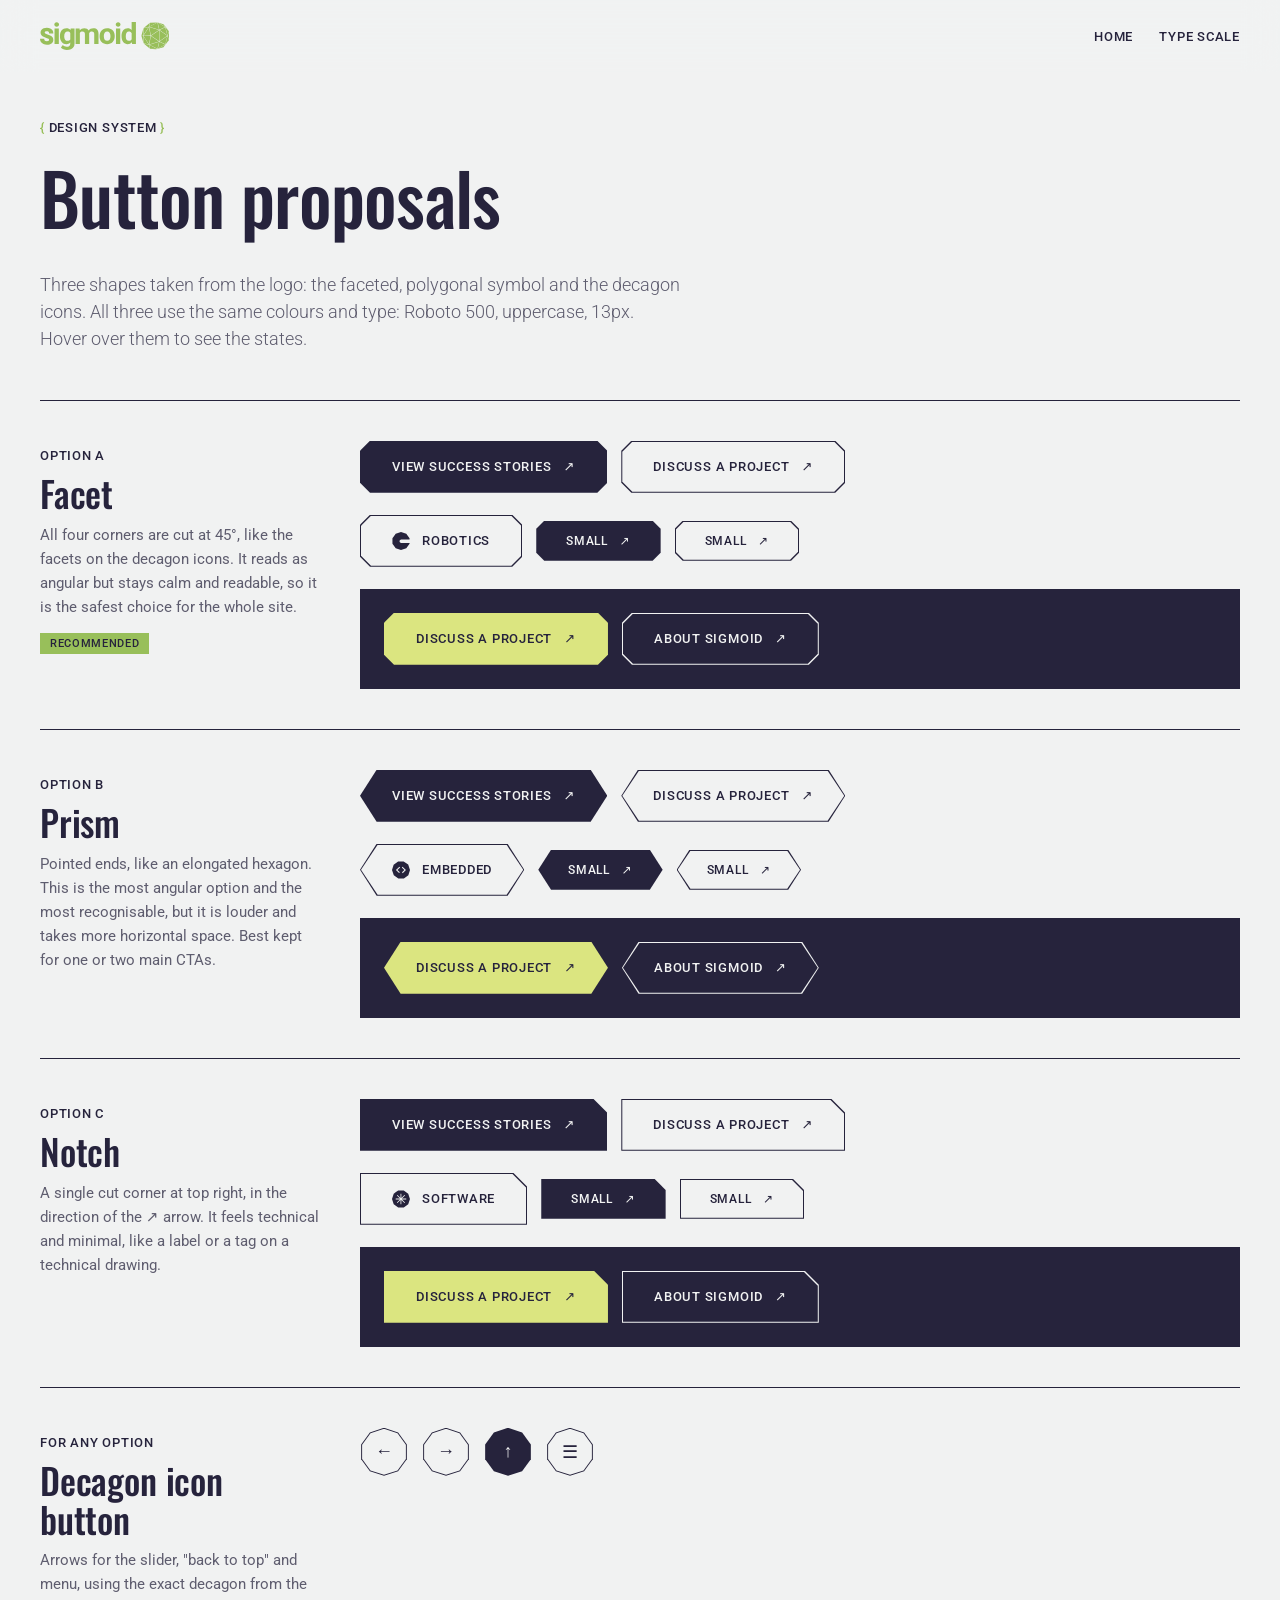
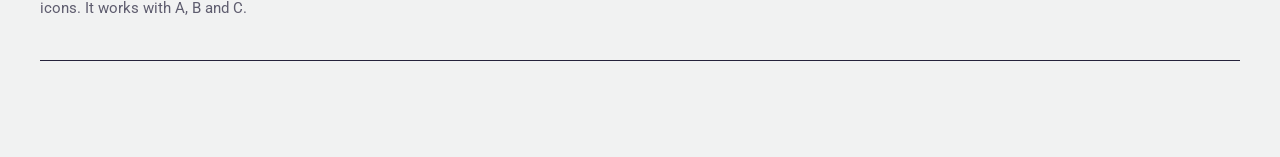
<file: buttons.html>
<!doctype html>
<html lang="en"><head><meta charset="utf-8"><meta name="viewport" content="width=device-width, initial-scale=1"><title>Sigmoid | Button proposals</title><link rel="stylesheet" href="styles.css">
<style>
/* ---------- shared button engine: shape comes from --shape (clip-path) ---------- */
.bx{--h:52px;--c:10px;--bd:var(--midnight);--bg:var(--platinum);--fg:var(--midnight);
  position:relative;isolation:isolate;display:inline-flex;align-items:center;justify-content:center;gap:12px;
  height:var(--h);padding:0 calc(var(--c) + 22px);border:0;cursor:pointer;
  font:500 13px/1 var(--font-text);letter-spacing:var(--tr-label);text-transform:uppercase;color:var(--fg);
  background:var(--bd);clip-path:var(--shape);transition:color .3s var(--ease)}
.bx:before{position:absolute;inset:1px;z-index:-1;content:"";background:var(--bg);clip-path:var(--shape);transition:background .3s var(--ease)}
.bx .icon{width:18px;height:18px;transition:transform .5s var(--ease)}
.bx:hover .icon{transform:rotate(36deg)}
.bx .arr{display:inline-block;transition:transform .35s var(--ease)}
.bx:hover .arr{transform:translate(3px,-3px)}
/* variants */
.bx.solid{--bd:var(--midnight);--bg:var(--midnight);--fg:var(--platinum)}
.bx.solid:hover{--bg:var(--sigmoid-green);--bd:var(--sigmoid-green);--fg:var(--midnight)}
.bx.ghost:hover{--bg:var(--midnight);--fg:var(--platinum)}
.bx.lime{--bd:var(--lime-cream);--bg:var(--lime-cream);--fg:var(--midnight)}
.bx.lime:hover{--bg:var(--midnight);--fg:var(--lime-cream)}
.bx.sm{--h:40px;--c:8px;font-size:12px}

/* A: FACET (all four corners cut, like the decagon facets) */
.shape-a{--shape:polygon(var(--c) 0,calc(100% - var(--c)) 0,100% var(--c),100% calc(100% - var(--c)),calc(100% - var(--c)) 100%,var(--c) 100%,0 calc(100% - var(--c)),0 var(--c))}
/* B: PRISM (pointed ends, elongated hexagon) */
.shape-b{--shape:polygon(calc(var(--h) * .32) 0,calc(100% - var(--h) * .32) 0,100% 50%,calc(100% - var(--h) * .32) 100%,calc(var(--h) * .32) 100%,0 50%)}
/* C: NOTCH (one cut corner, top-right: directional, "next step") */
.shape-c{--shape:polygon(0 0,calc(100% - var(--c) * 1.4) 0,100% calc(var(--c) * 1.4),100% 100%,0 100%)}
/* icon button: decagon (same geometry as the visual-language icons) */
.bx-dec{--s:48px;--bd:var(--midnight);--bg:var(--platinum);--fg:var(--midnight);position:relative;isolation:isolate;width:var(--s);height:var(--s);display:inline-grid;place-items:center;border:0;cursor:pointer;color:var(--fg);font-size:18px;background:var(--bd);
  --shape:polygon(50% 0,79.4% 9.5%,97.6% 34.5%,97.6% 65.5%,79.4% 90.5%,50% 100%,20.6% 90.5%,2.4% 65.5%,2.4% 34.5%,20.6% 9.5%);clip-path:var(--shape);transition:color .3s}
.bx-dec:before{position:absolute;inset:1px;z-index:-1;content:"";background:var(--bg);clip-path:var(--shape);transition:background .3s}
.bx-dec:hover{--bg:var(--midnight);--fg:var(--platinum)}
.bx-dec.solid{--bg:var(--midnight);--fg:var(--platinum)}
.bx-dec.solid:hover{--bg:var(--sigmoid-green);--bd:var(--sigmoid-green);--fg:var(--midnight)}

/* page layout */
.bp{padding:calc(var(--header-h) + 48px) 0 96px}
.bp .sub{max-width:640px;color:var(--muted-ink);margin:0 0 48px}
.opt{display:grid;grid-template-columns:280px 1fr;gap:40px;padding:40px 0;border-top:var(--rule)}
.opt:last-of-type{border-bottom:var(--rule)}
.opt h2{font-size:var(--fs-h3);margin:6px 0 10px}
.opt p{color:var(--muted-ink);font-size:var(--fs-small);margin:0}
.rec{display:inline-block;margin-top:14px;padding:5px 10px;background:var(--sigmoid-green);color:var(--midnight);font:500 11px/1 var(--font-text);letter-spacing:.06em;text-transform:uppercase}
.demo{display:flex;flex-direction:column;gap:22px}
.line{display:flex;flex-wrap:wrap;align-items:center;gap:14px}
.dark{padding:24px;background:var(--midnight)}
.dark .bx.ghost{--bd:var(--platinum);--bg:var(--midnight);--fg:var(--platinum)}
.dark .bx.ghost:hover{--bg:var(--platinum);--fg:var(--midnight)}
@media(max-width:820px){.opt{grid-template-columns:1fr;gap:20px}.line .bx:not(.sm){width:100%}}
</style></head><body class="home">
<header><a class="logo" href="index.html"><img src="logo.svg" alt="Sigmoid" width="757" height="164"></a><nav class="nav"><a href="index.html">Home</a><a href="typography.html">Type scale</a></nav></header>
<main class="wrap bp">
<p class="eyebrow">Design system</p>
<h1>Button proposals</h1>
<p class="sub t-lead">Three shapes taken from the logo: the faceted, polygonal symbol and the decagon icons. All three use the same colours and type: Roboto 500, uppercase, 13px. Hover over them to see the states.</p>

<section class="opt">
  <div><span class="t-label">Option A</span><h2>Facet</h2><p>All four corners are cut at 45°, like the facets on the decagon icons. It reads as angular but stays calm and readable, so it is the safest choice for the whole site.</p><span class="rec">Recommended</span></div>
  <div class="demo">
    <div class="line"><a class="bx shape-a solid" href="#">View success stories <span class="arr">↗</span></a><a class="bx shape-a ghost" href="#">Discuss a project <span class="arr">↗</span></a></div>
    <div class="line"><a class="bx shape-a ghost" href="#"><span class="icon"><svg aria-hidden="true" xmlns="http://www.w3.org/2000/svg" viewBox="0 0 329 346" fill="currentColor"><g transform="translate(0 346) rotate(-90)"><path d="M33.0414 266.255L119.386 328.974H136.296V170.203C136.296 151.652 151.31 136.635 169.857 136.635C188.404 136.635 203.418 151.652 203.418 170.203V329H226.588L312.933 266.281L346 164.591L312.985 62.8226L226.485 0L119.36 0.0519624L32.9895 62.8745L0 164.591L33.0414 266.281V266.255Z"/></g></svg></span>Robotics</a><a class="bx shape-a solid sm" href="#">Small <span class="arr">↗</span></a><a class="bx shape-a ghost sm" href="#">Small <span class="arr">↗</span></a></div>
    <div class="line dark"><a class="bx shape-a lime" href="#">Discuss a project <span class="arr">↗</span></a><a class="bx shape-a ghost" href="#">About Sigmoid <span class="arr">↗</span></a></div>
  </div>
</section>

<section class="opt">
  <div><span class="t-label">Option B</span><h2>Prism</h2><p>Pointed ends, like an elongated hexagon. This is the most angular option and the most recognisable, but it is louder and takes more horizontal space. Best kept for one or two main CTAs.</p></div>
  <div class="demo">
    <div class="line"><a class="bx shape-b solid" href="#">View success stories <span class="arr">↗</span></a><a class="bx shape-b ghost" href="#">Discuss a project <span class="arr">↗</span></a></div>
    <div class="line"><a class="bx shape-b ghost" href="#"><span class="icon"><svg aria-hidden="true" xmlns="http://www.w3.org/2000/svg" viewBox="0 0 371 355" fill="currentColor"><path d="M333.818 66.5885L240.132 0L125.781 1.1605L33.7735 69.7898L0 179.237L36.971 288.163L130.698 354.832L245.288 353.671L337.136 285.002L370.869 175.475L333.818 66.5885ZM162.553 225.656L145.526 241.863L81.0964 176.315L151.561 110.407L166.829 127.054L112.432 176.035C119.346 182.718 162.553 225.616 162.553 225.616V225.656ZM220.787 242.504L206.438 225.696C206.438 225.696 249.644 182.798 256.559 176.115L202.162 127.134L216.191 110.487L287.215 176.195L220.787 242.504Z"/></svg></span>Embedded</a><a class="bx shape-b solid sm" href="#">Small <span class="arr">↗</span></a><a class="bx shape-b ghost sm" href="#">Small <span class="arr">↗</span></a></div>
    <div class="line dark"><a class="bx shape-b lime" href="#">Discuss a project <span class="arr">↗</span></a><a class="bx shape-b ghost" href="#">About Sigmoid <span class="arr">↗</span></a></div>
  </div>
</section>

<section class="opt">
  <div><span class="t-label">Option C</span><h2>Notch</h2><p>A single cut corner at top right, in the direction of the ↗ arrow. It feels technical and minimal, like a label or a tag on a technical drawing.</p></div>
  <div class="demo">
    <div class="line"><a class="bx shape-c solid" href="#">View success stories <span class="arr">↗</span></a><a class="bx shape-c ghost" href="#">Discuss a project <span class="arr">↗</span></a></div>
    <div class="line"><a class="bx shape-c ghost" href="#"><span class="icon"><svg aria-hidden="true" xmlns="http://www.w3.org/2000/svg" viewBox="0 0 378 360" fill="currentColor"><path d="M341.075 68.4496L246.974 0H130.14L83.0889 34.2106L36.0382 68.4212L0 179.404L35.9816 290.471L130.253 359.034L247.002 358.977L341.132 290.414L377.085 179.432L341.075 68.4496ZM299.46 188.477H209.35L274.462 253.694L262.289 265.887L196.214 199.706V290.585H178.974V200.67L113.862 265.887L101.688 253.694L166.801 188.477H77.6535V171.209H167.763L102.651 105.992L114.824 93.7992L179.002 158.081V68.4496H196.243V159.045L261.355 93.8275L273.528 106.02L208.416 171.237H299.488V188.506L299.46 188.477Z"/></svg></span>Software</a><a class="bx shape-c solid sm" href="#">Small <span class="arr">↗</span></a><a class="bx shape-c ghost sm" href="#">Small <span class="arr">↗</span></a></div>
    <div class="line dark"><a class="bx shape-c lime" href="#">Discuss a project <span class="arr">↗</span></a><a class="bx shape-c ghost" href="#">About Sigmoid <span class="arr">↗</span></a></div>
  </div>
</section>

<section class="opt">
  <div><span class="t-label">For any option</span><h2>Decagon icon button</h2><p>Arrows for the slider, "back to top" and menu, using the exact decagon from the icons. It works with A, B and C.</p></div>
  <div class="demo">
    <div class="line"><button class="bx-dec" aria-label="Previous">←</button><button class="bx-dec" aria-label="Next">→</button><button class="bx-dec solid" aria-label="Back to top">↑</button><button class="bx-dec" aria-label="Menu">☰</button></div>
  </div>
</section>
</main>
</body></html>
</file>
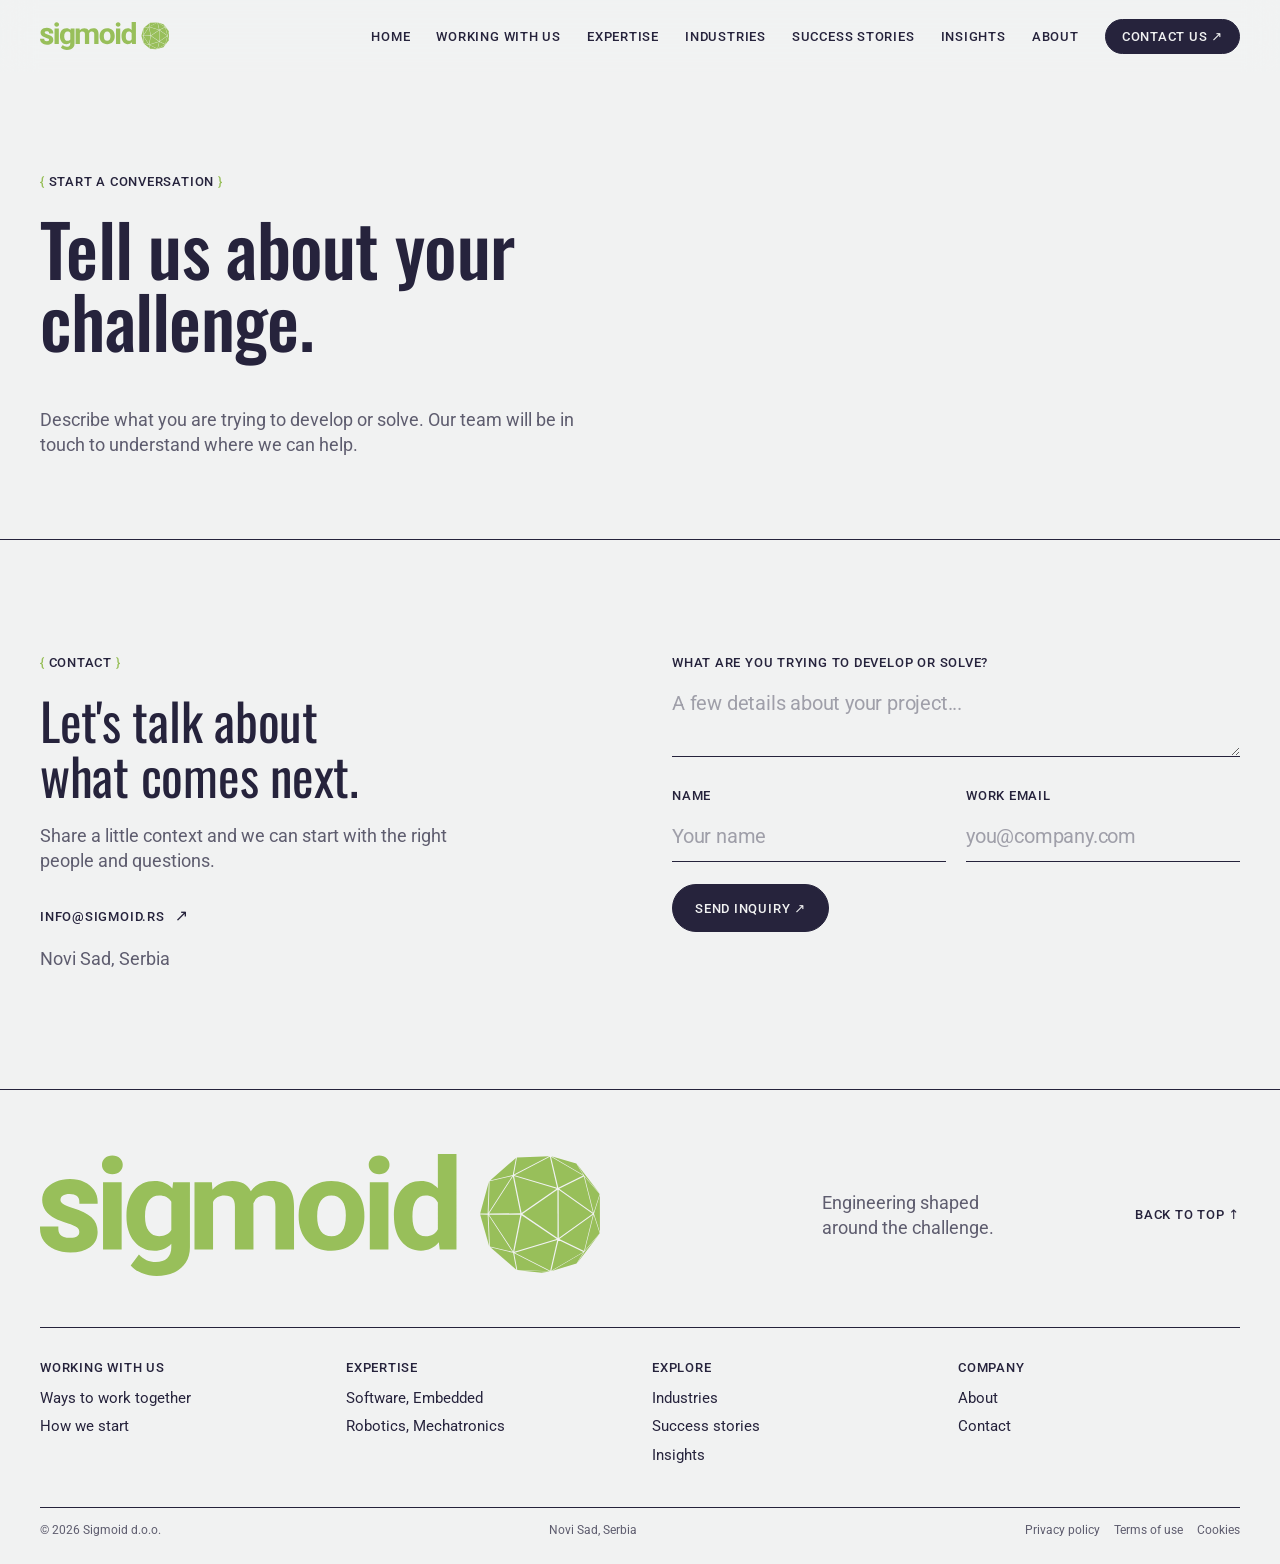
<file: contact.html>
<!doctype html>
<html lang="en"><head><meta charset="utf-8"><meta name="viewport" content="width=device-width, initial-scale=1"><meta name="description" content="Tell Sigmoid about your software, product or engineering challenge."><title>Contact | Sigmoid</title><link rel="preconnect" href="https://fonts.googleapis.com"><link rel="preconnect" href="https://fonts.gstatic.com" crossorigin><link href="https://fonts.googleapis.com/css2?family=Oswald:wght@400;500;600;700&family=Roboto:wght@400;500;600;700&display=swap" rel="stylesheet"><link rel="stylesheet" href="styles.css"><script src="script.js" defer></script><script>try{if(sessionStorage.getItem("sigmoid-page-transition")==="1"&&!matchMedia("(prefers-reduced-motion: reduce)").matches)document.documentElement.classList.add("pt-enter")}catch(e){}</script></head><body>
<header><a class="logo" href="index.html"><img src="logo.svg" alt="Sigmoid" width="757" height="164"></a><button class="menu" aria-label="Open menu" aria-expanded="false"><span></span><span></span></button><nav class="nav"><a href="index.html">Home</a><a href="working-with-us.html">Working with us</a><a href="expertise.html">Expertise</a><a href="industries.html">Industries</a><a href="success-stories.html">Success stories</a><a href="insights.html">Insights</a><a href="about.html">About</a><a class="contact-nav" href="contact.html" aria-current="page">Contact us ↗</a></nav></header>
<main><section class="page-hero"><div class="wrap"><p class="eyebrow">Start a conversation</p><h1>Tell us about your challenge.</h1><p>Describe what you are trying to develop or solve. Our team will be in touch to understand where we can help.</p></div></section><section class="content"><div class="wrap grid-2"><div><p class="eyebrow">Contact</p><h2>Let's talk about<br>what comes next.</h2><p class="intro" style="margin-top:20px">Share a little context and we can start with the right people and questions.</p><p style="margin-top:28px"><a class="text-link" href="mailto:info@sigmoid.rs">info@sigmoid.rs <span>↗</span></a></p><p class="intro">Novi Sad, Serbia</p></div><form class="form" id="contact-form"><label for="challenge">What are you trying to develop or solve?</label><textarea id="challenge" name="challenge" placeholder="A few details about your project..." required></textarea><div class="form-row"><div><label for="name">Name</label><input id="name" name="name" autocomplete="name" placeholder="Your name" required></div><div><label for="email">Work email</label><input id="email" name="email" type="email" autocomplete="email" placeholder="you@company.com" required></div></div><button class="button solid submit" type="submit">Send inquiry ↗</button><p class="message" id="message" role="status" aria-live="polite"></p></form></div></section></main>
<footer><div class="wrap"><div class="footer-top"><a class="logo" href="index.html"><img src="logo.svg" alt="Sigmoid" width="757" height="164"></a><p>Engineering shaped<br>around the challenge.</p><a class="back-top" href="#top">Back to top ↑</a></div><div class="footer-links"><div><b>Working with us</b><a href="working-with-us.html#what-we-do">Ways to work together</a><a href="working-with-us.html#how-we-work">How we start</a></div><div><b>Expertise</b><a href="expertise.html#expertise-software">Software, Embedded</a><a href="expertise.html#expertise-robotics">Robotics, Mechatronics</a></div><div><b>Explore</b><a href="industries.html">Industries</a><a href="success-stories.html">Success stories</a><a href="insights.html">Insights</a></div><div><b>Company</b><a href="about.html">About</a><a href="contact.html">Contact</a></div></div><div class="footer-bottom"><span>© <span id="year"></span> Sigmoid d.o.o.</span><span>Novi Sad, Serbia</span><div><a href="about.html#privacy-policy">Privacy policy</a><a href="about.html#terms">Terms of use</a></div></div></div></footer></body></html>
</file>
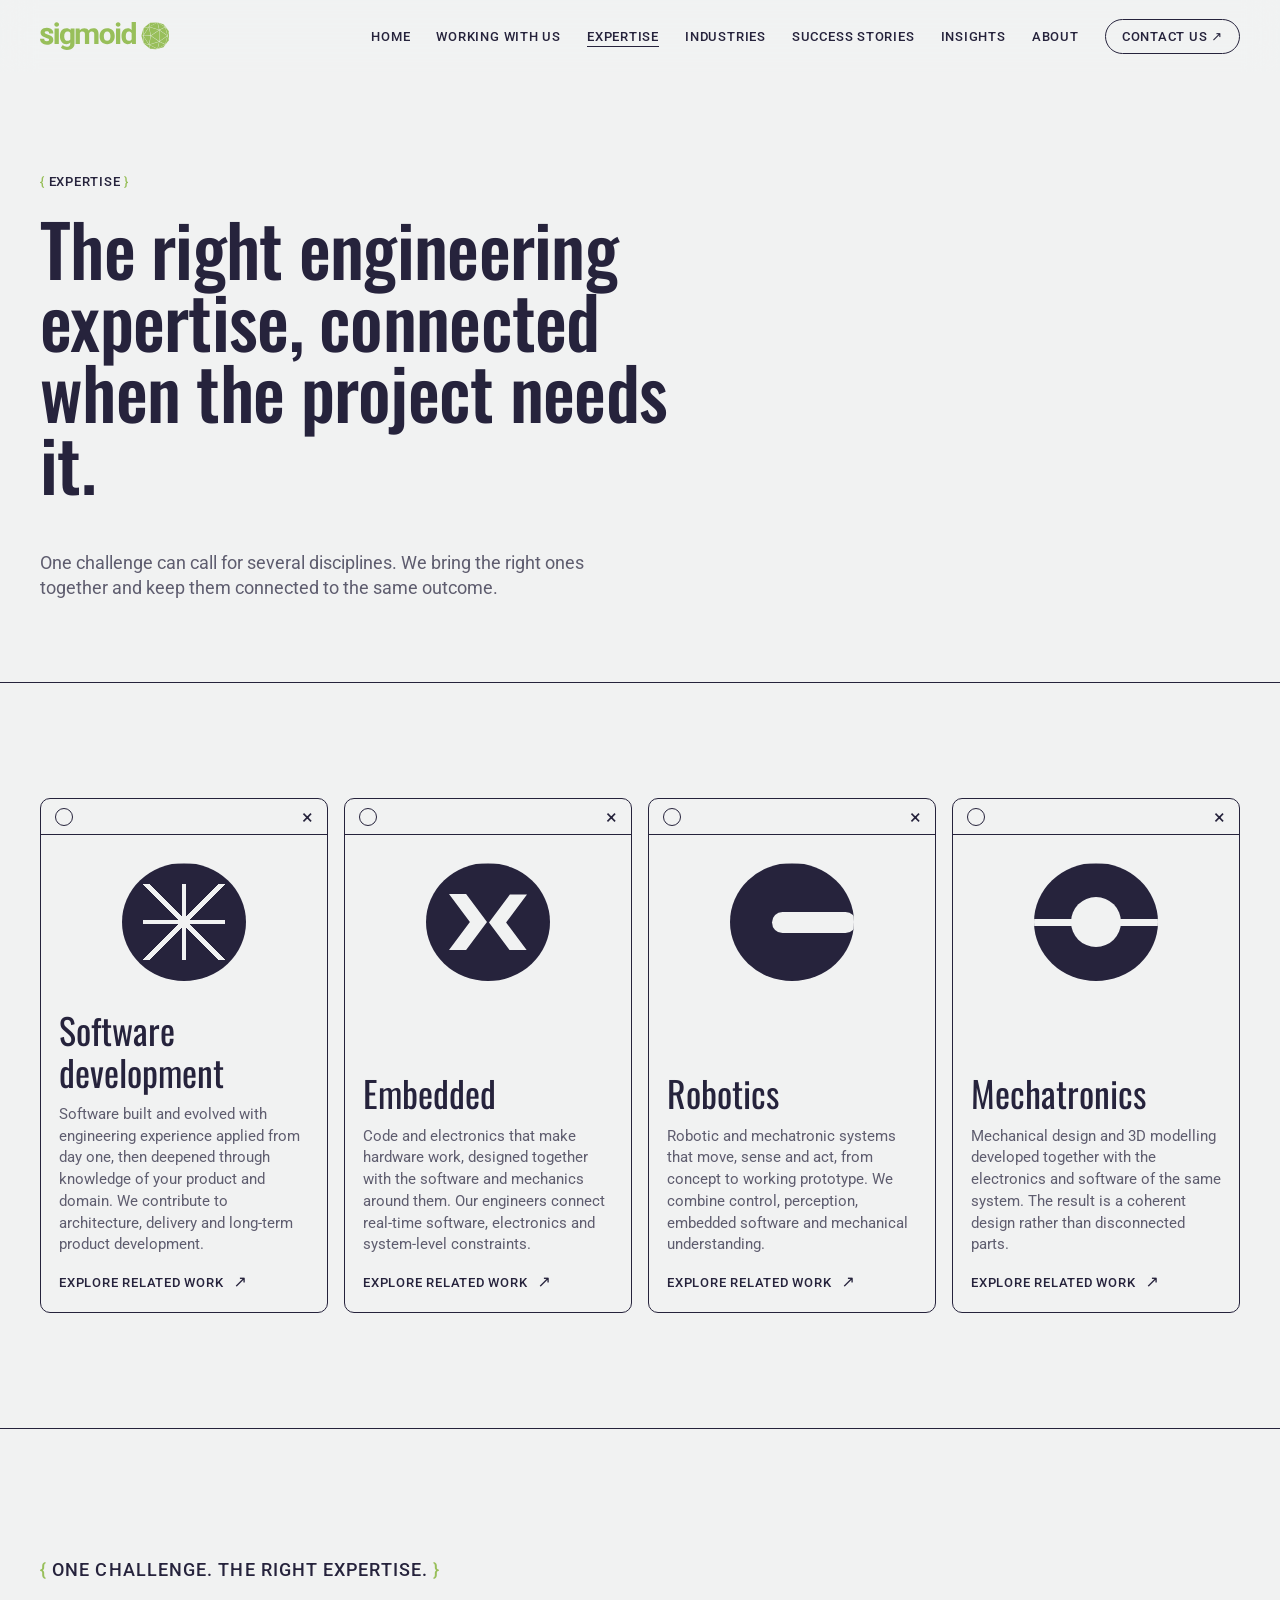
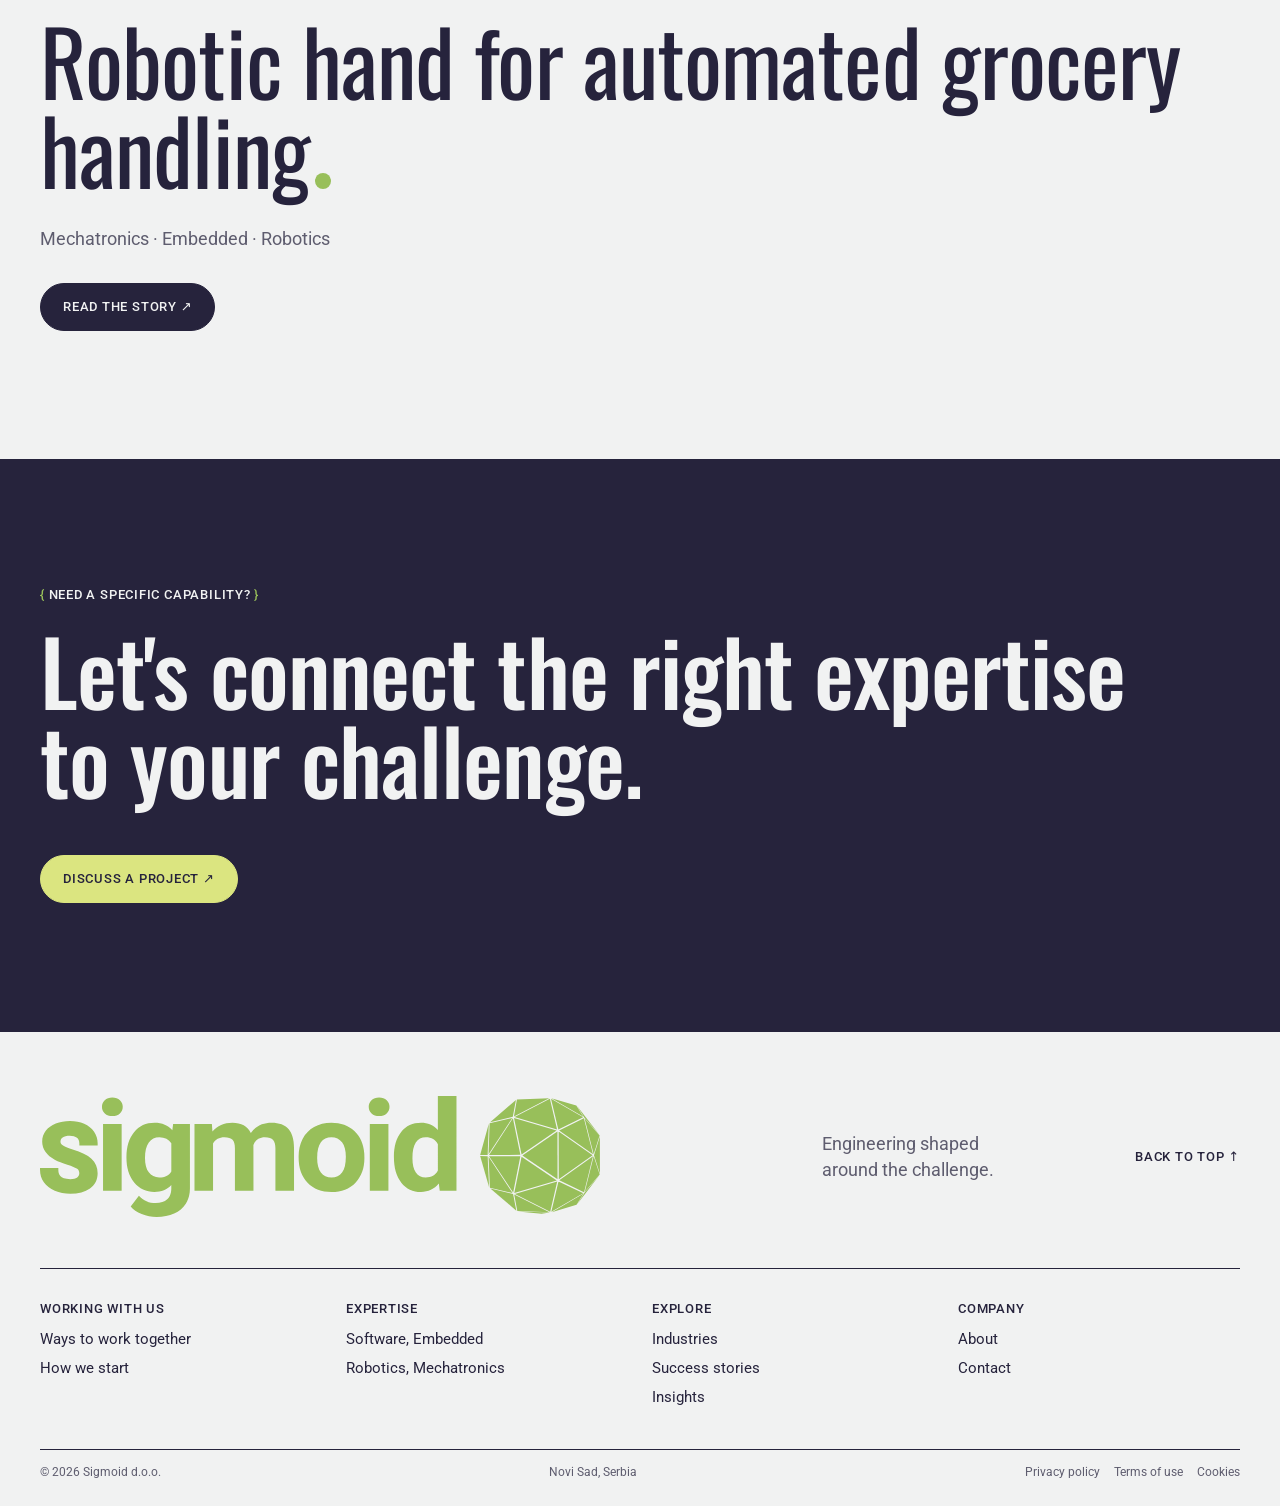
<file: expertise.html>
<!doctype html>
<html lang="en"><head><meta charset="utf-8"><meta name="viewport" content="width=device-width, initial-scale=1"><meta name="description" content="Connected software, embedded, robotics and mechatronics expertise."><title>Expertise | Sigmoid</title><link rel="preconnect" href="https://fonts.googleapis.com"><link rel="preconnect" href="https://fonts.gstatic.com" crossorigin><link href="https://fonts.googleapis.com/css2?family=Oswald:wght@400;500;600;700&family=Roboto:wght@400;500;600;700&display=swap" rel="stylesheet"><link rel="stylesheet" href="styles.css"><script src="script.js" defer></script><script>try{if(sessionStorage.getItem("sigmoid-page-transition")==="1"&&!matchMedia("(prefers-reduced-motion: reduce)").matches)document.documentElement.classList.add("pt-enter")}catch(e){}</script></head><body>
<header><a class="logo" href="index.html"><img src="logo.svg" alt="Sigmoid" width="757" height="164"></a><button class="menu" aria-label="Open menu" aria-expanded="false"><span></span><span></span></button><nav class="nav"><a href="index.html">Home</a><a href="working-with-us.html">Working with us</a><a href="expertise.html" aria-current="page">Expertise</a><a href="industries.html">Industries</a><a href="success-stories.html">Success stories</a><a href="insights.html">Insights</a><a href="about.html">About</a><a class="contact-nav" href="contact.html">Contact us ↗</a></nav></header>
<main><section class="page-hero" id="expertise"><div class="wrap"><p class="eyebrow">Expertise</p><h1>The right engineering expertise, connected when the project needs it.</h1><p>One challenge can call for several disciplines. We bring the right ones together and keep them connected to the same outcome.</p></div></section>
<section class="content"><div class="wrap"><article class="tile" id="expertise-software"><span class="icon">{ }</span><p class="eyebrow">01 / Software</p><h2>Software development</h2><p>Software built and evolved with engineering experience applied from day one, then deepened through knowledge of your product and domain. We contribute to architecture, delivery and long-term product development.</p><a class="text-link" href="success-stories.html">Explore related work <span>↗</span></a></article><article class="tile" id="expertise-embedded"><span class="icon">⌁</span><p class="eyebrow">02 / Embedded</p><h2>Embedded</h2><p>Code and electronics that make hardware work, designed together with the software and mechanics around them. Our engineers connect real-time software, electronics and system-level constraints.</p><a class="text-link" href="success-stories.html">Explore related work <span>↗</span></a></article><article class="tile" id="expertise-robotics"><span class="icon">↗</span><p class="eyebrow">03 / Robotics</p><h2>Robotics</h2><p>Robotic and mechatronic systems that move, sense and act, from concept to working prototype. We combine control, perception, embedded software and mechanical understanding.</p><a class="text-link" href="success-stories.html">Explore related work <span>↗</span></a></article><article class="tile" id="expertise-mechanical"><span class="icon">◌</span><p class="eyebrow">04 / Mechatronics</p><h2>Mechatronics</h2><p>Mechanical design and 3D modelling developed together with the electronics and software of the same system. The result is a coherent design rather than disconnected parts.</p><a class="text-link" href="success-stories.html">Explore related work <span>↗</span></a></article></div></section>
<section class="quote"><div class="wrap"><p class="eyebrow light">One challenge. The right expertise.</p><blockquote>Robotic hand for automated grocery handling</blockquote><p class="light">Mechatronics · Embedded · Robotics</p><a class="button solid" href="success-stories.html">Read the story ↗</a></div></section>
<section class="dark-band"><div class="wrap"><p class="eyebrow light">Need a specific capability?</p><h2>Let's connect the right expertise to your challenge.</h2><a class="button solid" href="contact.html">Discuss a project ↗</a></div></section></main>
<footer><div class="wrap"><div class="footer-top"><a class="logo" href="index.html"><img src="logo.svg" alt="Sigmoid" width="757" height="164"></a><p>Engineering shaped<br>around the challenge.</p><a class="back-top" href="#top">Back to top ↑</a></div><div class="footer-links"><div><b>Working with us</b><a href="working-with-us.html#what-we-do">Ways to work together</a><a href="working-with-us.html#how-we-work">How we start</a></div><div><b>Expertise</b><a href="expertise.html#expertise-software">Software, Embedded</a><a href="expertise.html#expertise-robotics">Robotics, Mechatronics</a></div><div><b>Explore</b><a href="industries.html">Industries</a><a href="success-stories.html">Success stories</a><a href="insights.html">Insights</a></div><div><b>Company</b><a href="about.html">About</a><a href="contact.html">Contact</a></div></div><div class="footer-bottom"><span>© <span id="year"></span> Sigmoid d.o.o.</span><span>Novi Sad, Serbia</span><div><a href="about.html#privacy-policy">Privacy policy</a><a href="about.html#terms">Terms of use</a></div></div></div></footer></body></html>
</file>
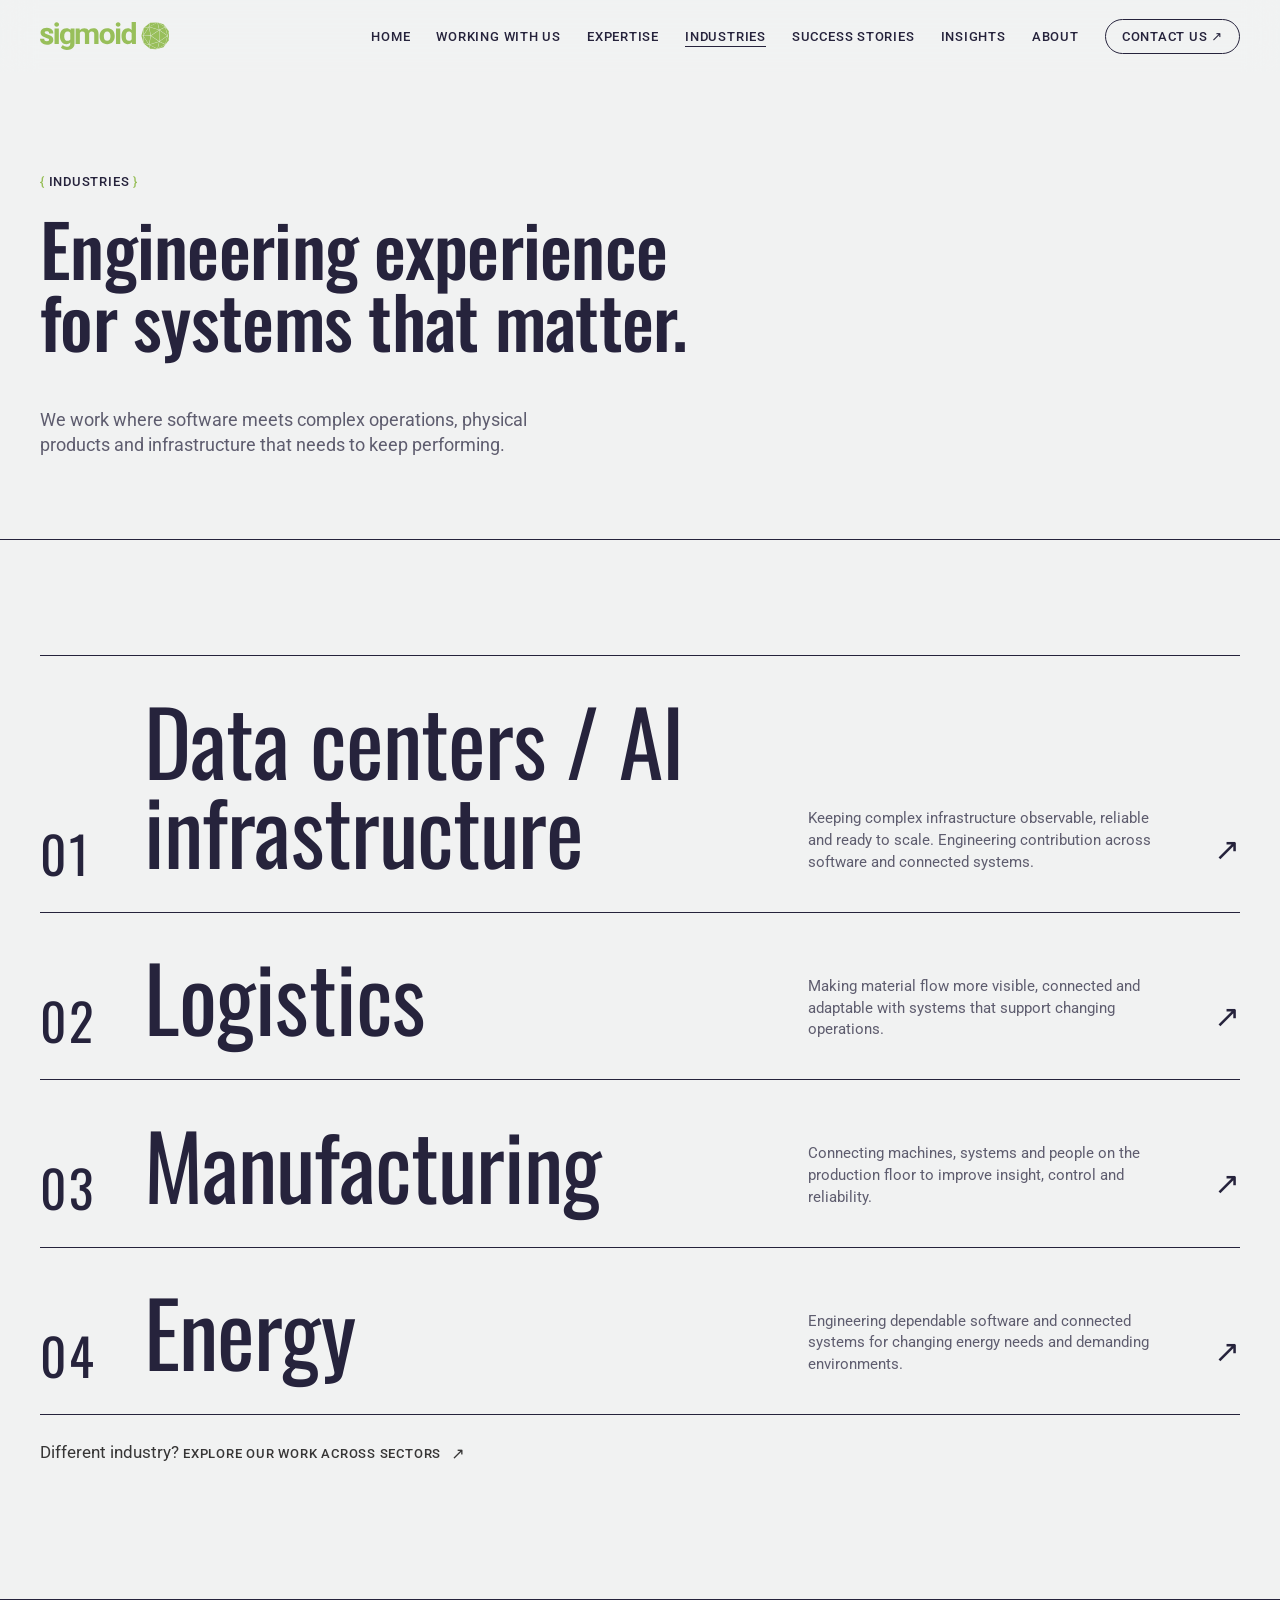
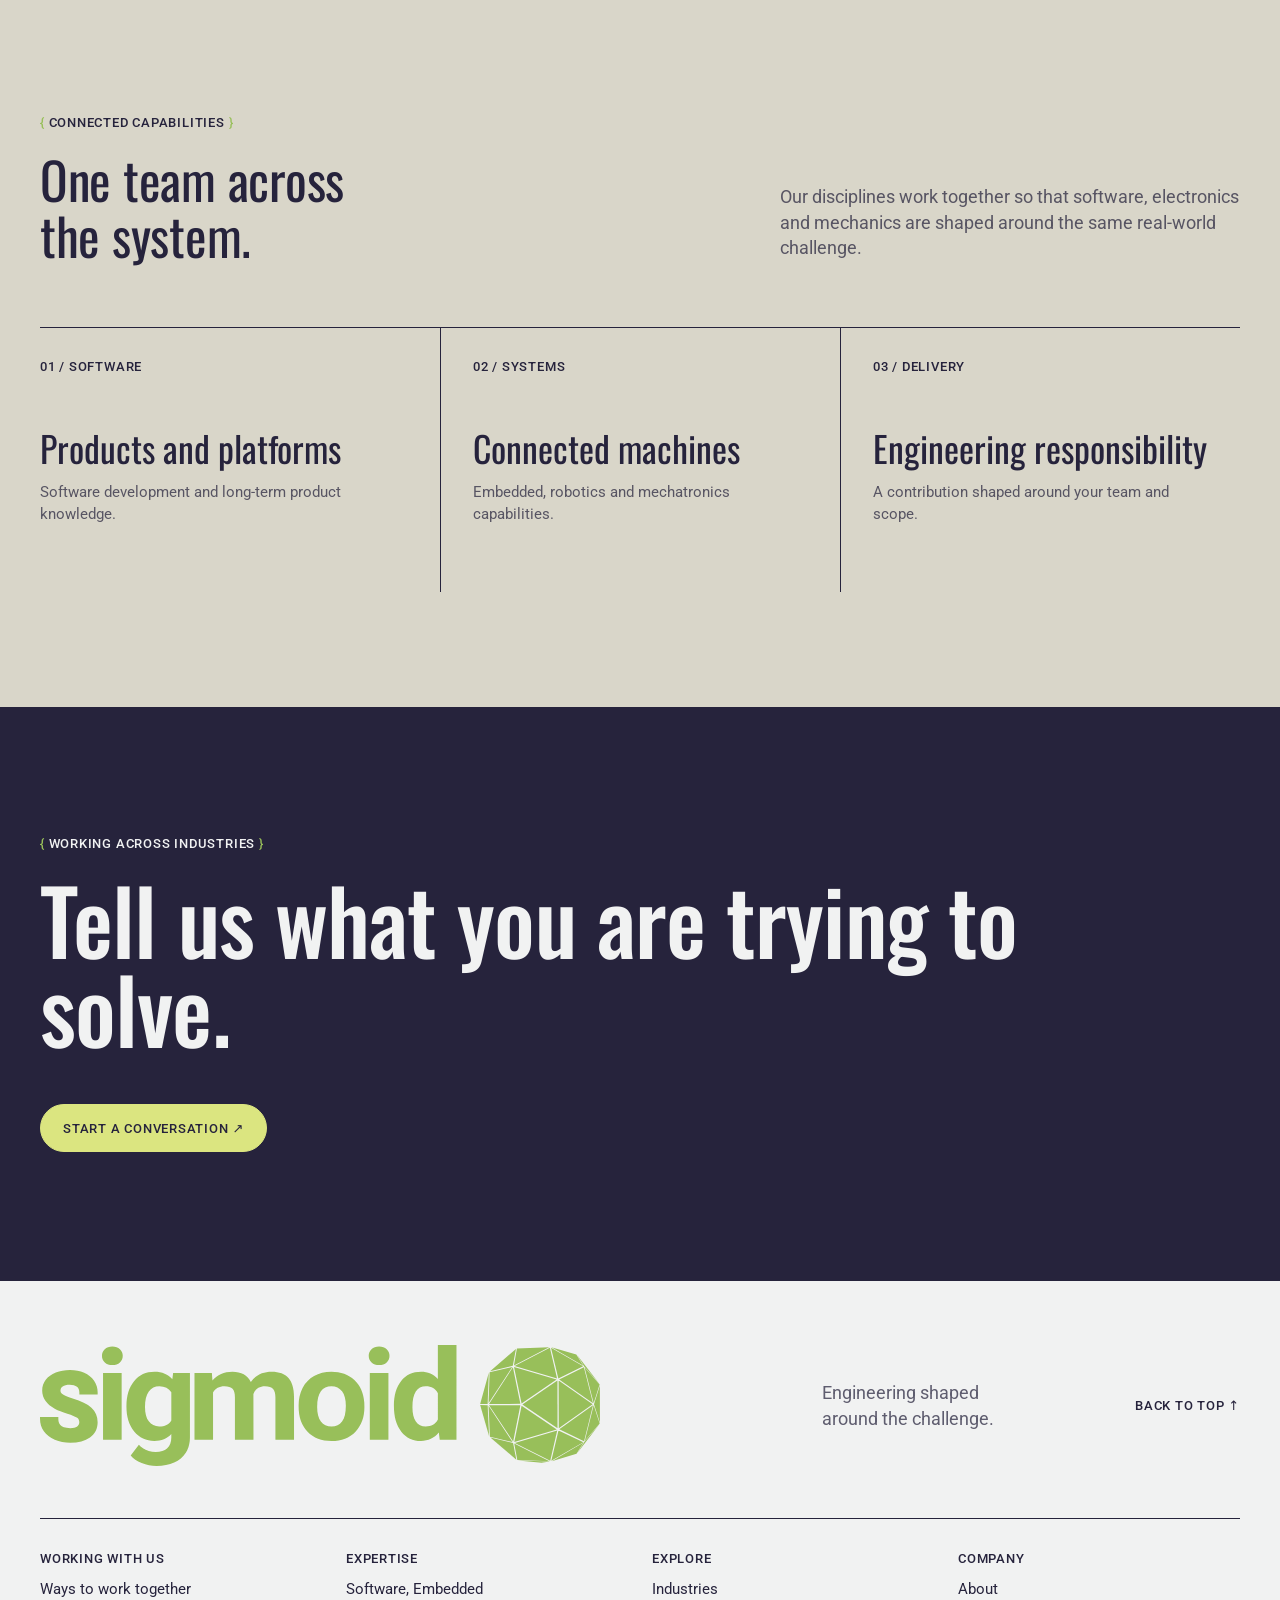
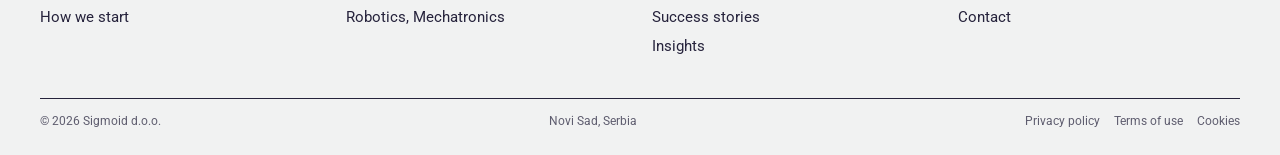
<file: industries.html>
<!doctype html>
<html lang="en"><head><meta charset="utf-8"><meta name="viewport" content="width=device-width, initial-scale=1"><meta name="description" content="Sigmoid engineering experience across data infrastructure, logistics, manufacturing and energy."><title>Industries | Sigmoid</title><link rel="preconnect" href="https://fonts.googleapis.com"><link rel="preconnect" href="https://fonts.gstatic.com" crossorigin><link href="https://fonts.googleapis.com/css2?family=Oswald:wght@400;500;600;700&family=Roboto:wght@400;500;600;700&display=swap" rel="stylesheet"><link rel="stylesheet" href="styles.css"><script src="script.js" defer></script><script>try{if(sessionStorage.getItem("sigmoid-page-transition")==="1"&&!matchMedia("(prefers-reduced-motion: reduce)").matches)document.documentElement.classList.add("pt-enter")}catch(e){}</script></head><body>
<header><a class="logo" href="index.html"><img src="logo.svg" alt="Sigmoid" width="757" height="164"></a><button class="menu" aria-label="Open menu" aria-expanded="false"><span></span><span></span></button><nav class="nav"><a href="index.html">Home</a><a href="working-with-us.html">Working with us</a><a href="expertise.html">Expertise</a><a href="industries.html" aria-current="page">Industries</a><a href="success-stories.html">Success stories</a><a href="insights.html">Insights</a><a href="about.html">About</a><a class="contact-nav" href="contact.html">Contact us ↗</a></nav></header>
<main><section class="page-hero"><div class="wrap"><p class="eyebrow">Industries</p><h1>Engineering experience for systems that matter.</h1><p>We work where software meets complex operations, physical products and infrastructure that needs to keep performing.</p></div></section>
<section class="content"><div class="wrap"><div class="list"><article class="list-item" id="industry-data-centers"><span class="num">01</span><h3>Data centers / AI infrastructure</h3><p>Keeping complex infrastructure observable, reliable and ready to scale. Engineering contribution across software and connected systems.</p><a class="arrow" href="contact.html" aria-label="Discuss data center projects">↗</a></article><article class="list-item" id="industry-logistics"><span class="num">02</span><h3>Logistics</h3><p>Making material flow more visible, connected and adaptable with systems that support changing operations.</p><a class="arrow" href="success-stories.html" aria-label="See logistics work">↗</a></article><article class="list-item" id="industry-manufacturing"><span class="num">03</span><h3>Manufacturing</h3><p>Connecting machines, systems and people on the production floor to improve insight, control and reliability.</p><a class="arrow" href="success-stories.html" aria-label="See manufacturing work">↗</a></article><article class="list-item" id="industry-energy"><span class="num">04</span><h3>Energy</h3><p>Engineering dependable software and connected systems for changing energy needs and demanding environments.</p><a class="arrow" href="contact.html" aria-label="Discuss energy projects">↗</a></article></div><p style="margin-top:24px;color:var(--muted)">Different industry? <a class="text-link" href="success-stories.html">Explore our work across sectors <span>↗</span></a></p></div></section>
<section class="content" style="background:#D9D6C9"><div class="wrap"><div class="heading"><div><p class="eyebrow">Connected capabilities</p><h2>One team across<br>the system.</h2></div><p class="intro">Our disciplines work together so that software, electronics and mechanics are shaped around the same real-world challenge.</p></div><div class="grid-3"><article class="rule-card"><span class="num">01 / SOFTWARE</span><h3>Products and platforms</h3><p>Software development and long-term product knowledge.</p></article><article class="rule-card"><span class="num">02 / SYSTEMS</span><h3>Connected machines</h3><p>Embedded, robotics and mechatronics capabilities.</p></article><article class="rule-card"><span class="num">03 / DELIVERY</span><h3>Engineering responsibility</h3><p>A contribution shaped around your team and scope.</p></article></div></div></section><section class="dark-band"><div class="wrap"><p class="eyebrow light">Working across industries</p><h2>Tell us what you are trying to solve.</h2><a class="button solid" href="contact.html">Start a conversation ↗</a></div></section></main>
<footer><div class="wrap"><div class="footer-top"><a class="logo" href="index.html"><img src="logo.svg" alt="Sigmoid" width="757" height="164"></a><p>Engineering shaped<br>around the challenge.</p><a class="back-top" href="#top">Back to top ↑</a></div><div class="footer-links"><div><b>Working with us</b><a href="working-with-us.html#what-we-do">Ways to work together</a><a href="working-with-us.html#how-we-work">How we start</a></div><div><b>Expertise</b><a href="expertise.html#expertise-software">Software, Embedded</a><a href="expertise.html#expertise-robotics">Robotics, Mechatronics</a></div><div><b>Explore</b><a href="industries.html">Industries</a><a href="success-stories.html">Success stories</a><a href="insights.html">Insights</a></div><div><b>Company</b><a href="about.html">About</a><a href="contact.html">Contact</a></div></div><div class="footer-bottom"><span>© <span id="year"></span> Sigmoid d.o.o.</span><span>Novi Sad, Serbia</span><div><a href="about.html#privacy-policy">Privacy policy</a><a href="about.html#terms">Terms of use</a></div></div></div></footer></body></html>
</file>
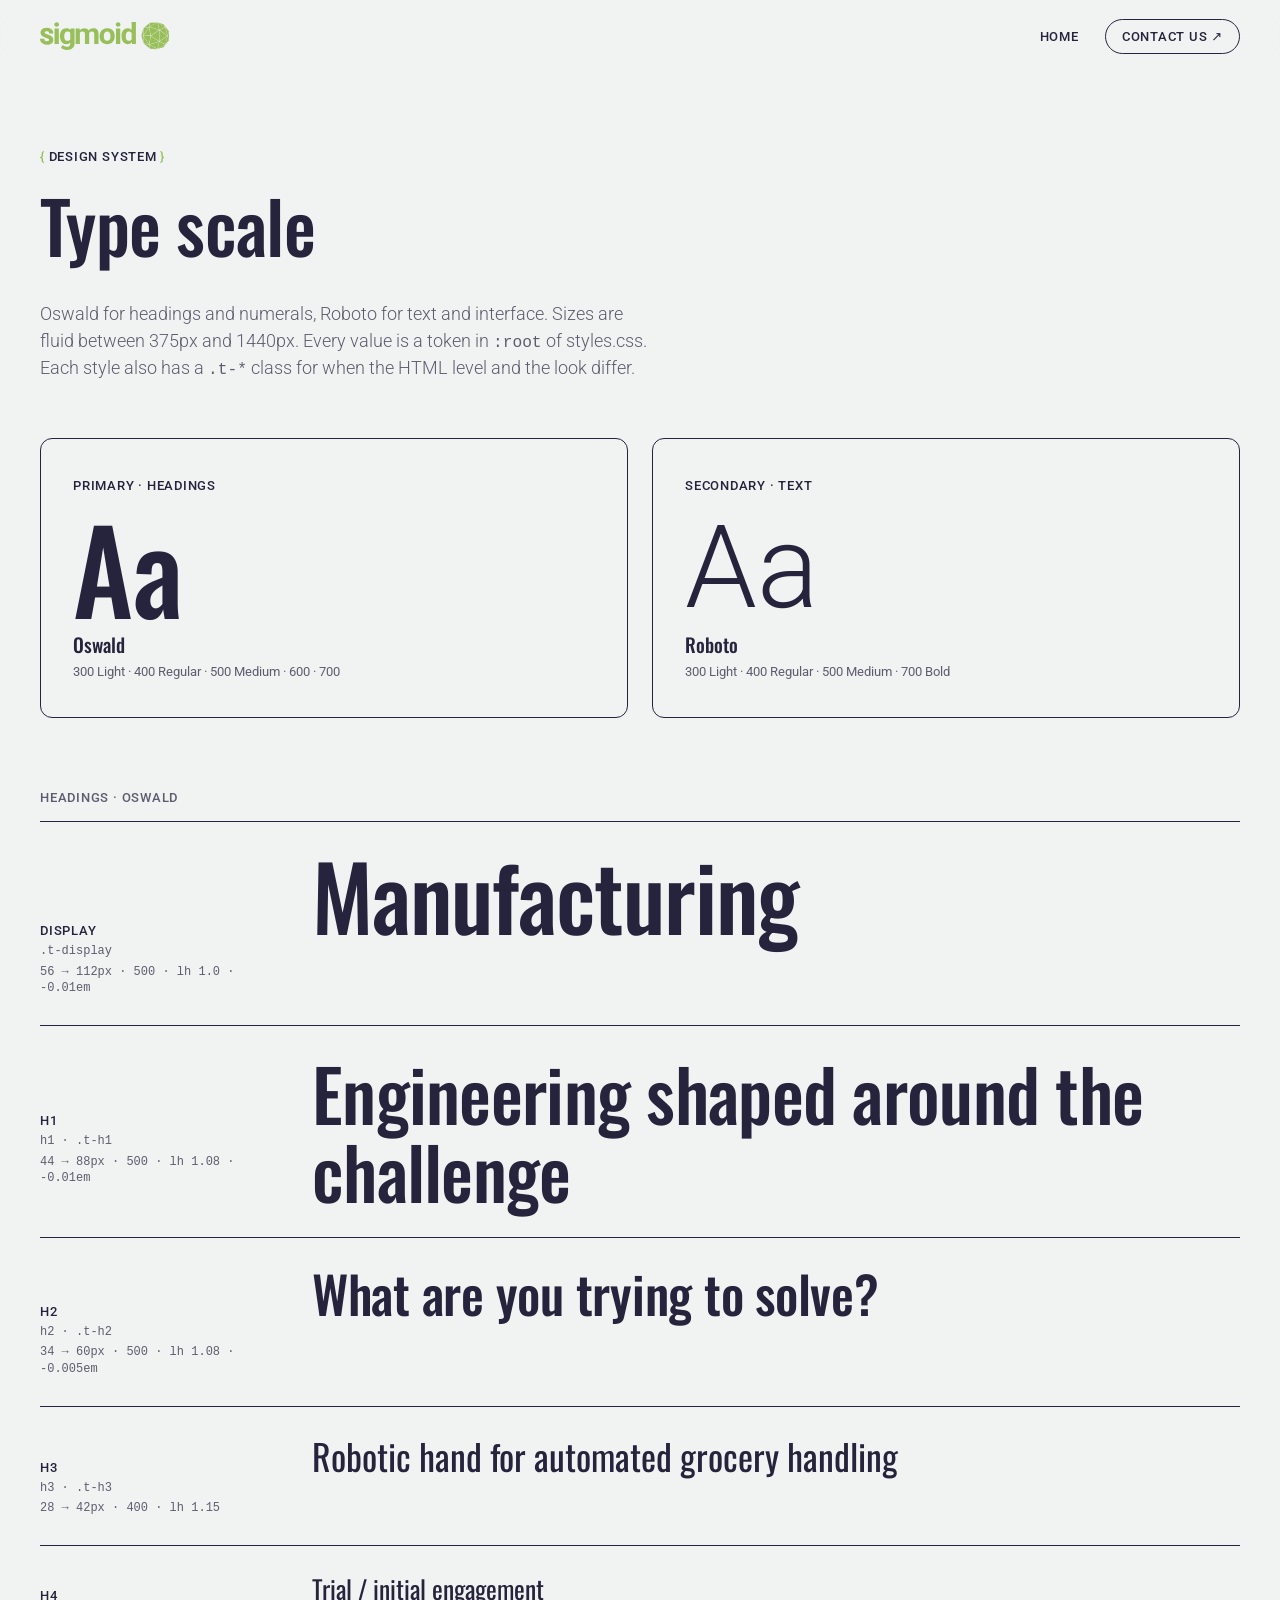
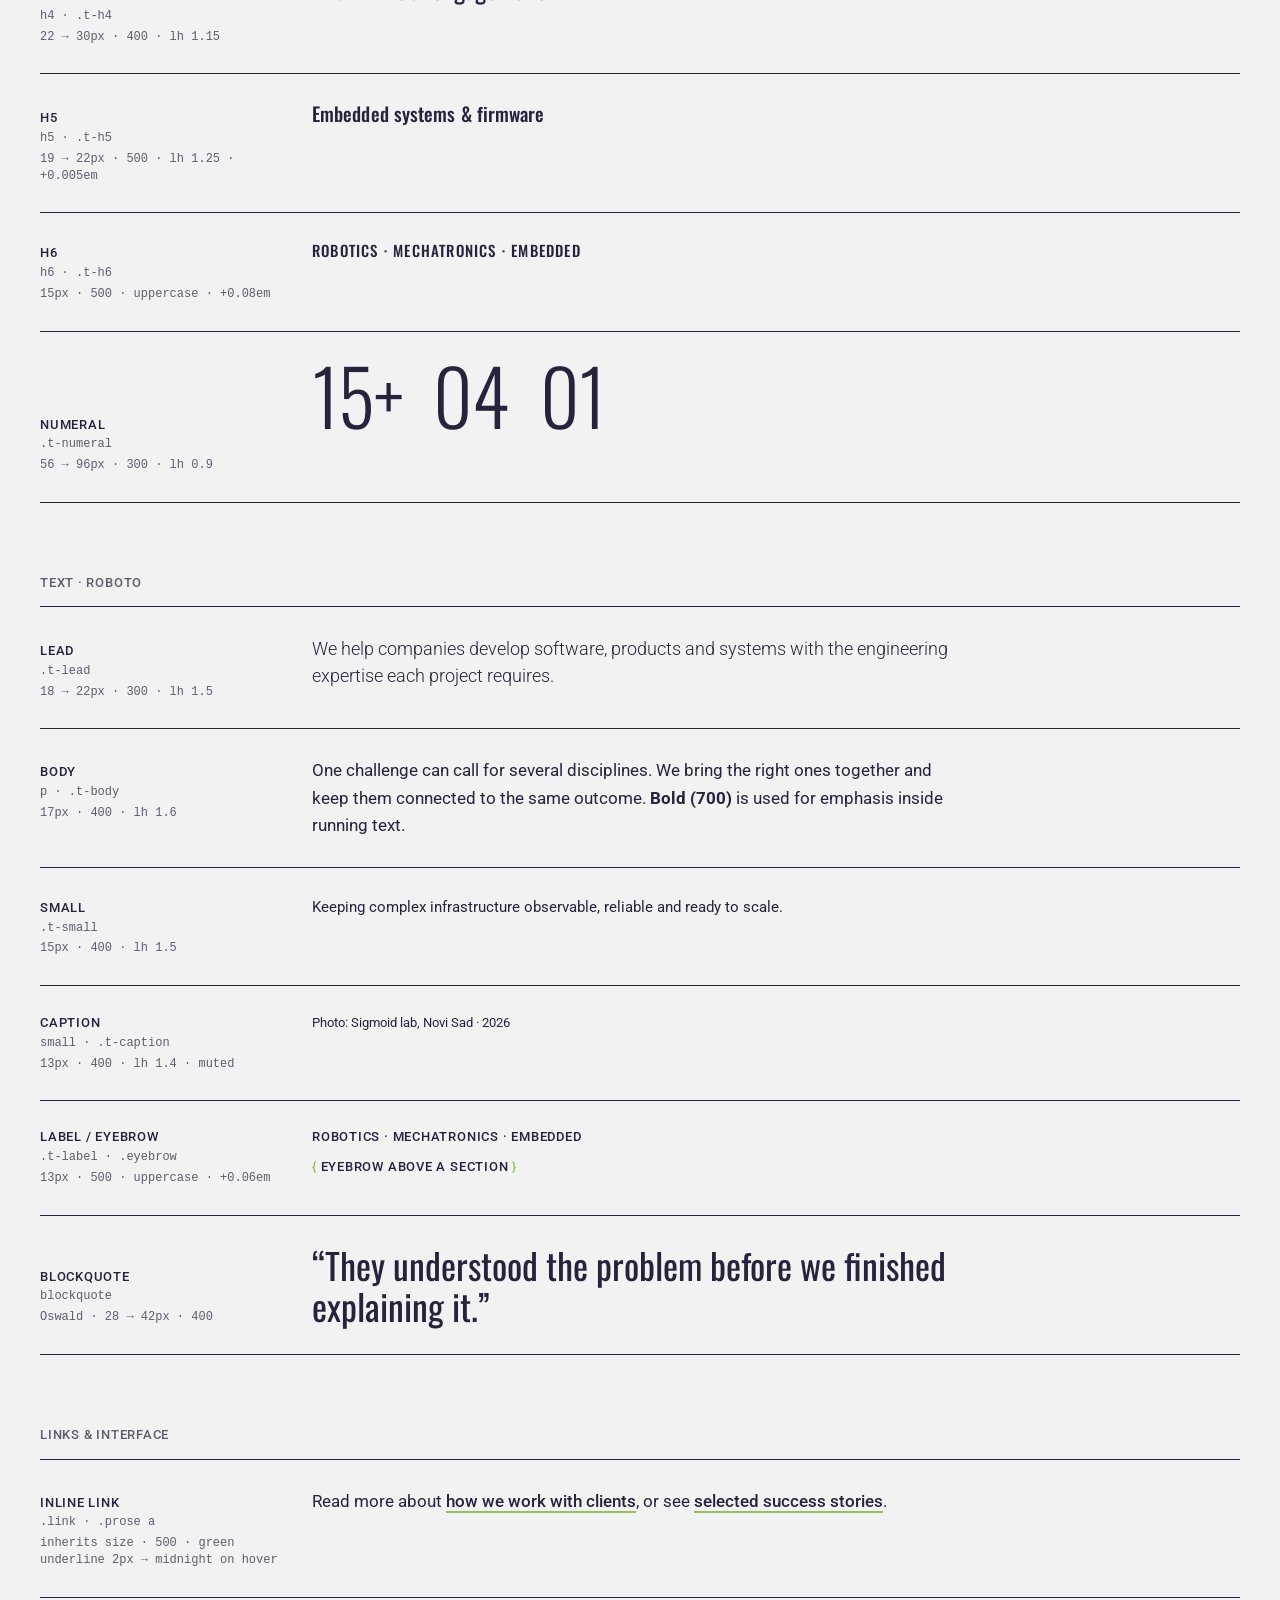
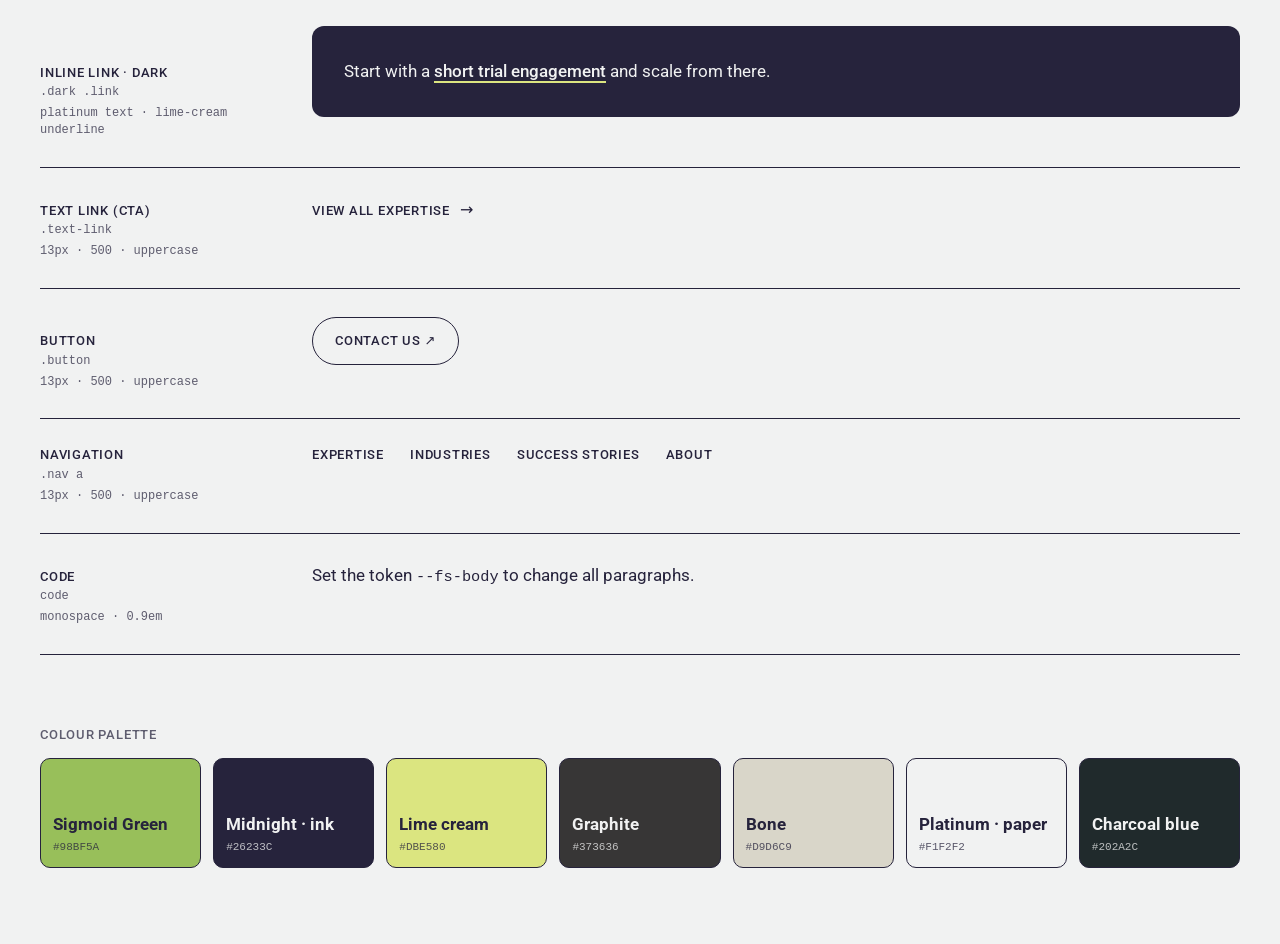
<file: typography.html>
<!doctype html>
<html lang="en"><head><meta charset="utf-8"><meta name="viewport" content="width=device-width, initial-scale=1"><title>Sigmoid | Type scale</title><link rel="stylesheet" href="styles.css">
<style>
.ts{padding:clamp(48px,6vw,96px) 0}
.ts .sub{max-width:620px;color:var(--muted-ink);margin:0 0 56px}
.group{margin:72px 0 0}
.group>.t-label{display:block;margin-bottom:16px;color:var(--muted-ink)}
.row{display:grid;grid-template-columns:240px 1fr;gap:32px;align-items:baseline;padding:28px 0;border-top:var(--rule)}
.row:last-child{border-bottom:var(--rule)}
.meta{display:flex;flex-direction:column;gap:4px}
.meta .t-label{color:var(--midnight)}
.meta code{font-size:12px;color:var(--muted-ink)}
.s{margin:0;color:var(--midnight)}
.s.measure{max-width:640px}
.fonts{display:grid;grid-template-columns:1fr 1fr;gap:24px}
.font-card{padding:32px;border:var(--rule);border-radius:12px}
.font-card .big{display:block;margin:12px 0 8px;font-size:clamp(72px,9vw,140px);line-height:1}
.dark-demo{padding:32px;border-radius:12px;background:var(--midnight);color:var(--platinum)}
.palette{display:flex;gap:12px;flex-wrap:wrap}
.palette div{flex:1 1 150px;height:110px;padding:12px;border:var(--rule);border-radius:10px;display:flex;flex-direction:column;justify-content:flex-end;gap:2px}
.palette code{font-size:11px;opacity:.75}
@media(max-width:720px){.row{grid-template-columns:1fr;gap:10px}.fonts{grid-template-columns:1fr}}
</style></head><body>
<header><a class="logo" href="index.html"><img src="logo.svg" alt="Sigmoid" width="757" height="164"></a><nav class="nav"><a href="index.html">Home</a><a class="contact-nav" href="contact.html">Contact us ↗</a></nav></header>
<main class="wrap ts">
<p class="eyebrow">Design system</p>
<h1>Type scale</h1>
<p class="sub t-lead">Oswald for headings and numerals, Roboto for text and interface. Sizes are fluid between 375px and 1440px. Every value is a token in <code>:root</code> of styles.css. Each style also has a <code>.t-*</code> class for when the HTML level and the look differ.</p>

<!-- FONTS -->
<div class="fonts">
  <div class="font-card"><span class="t-label">Primary · Headings</span><span class="big" style="font-family:var(--font-heading);font-weight:500">Aa</span><b class="t-h5" style="display:block">Oswald</b><span class="t-caption">300 Light · 400 Regular · 500 Medium · 600 · 700</span></div>
  <div class="font-card"><span class="t-label">Secondary · Text</span><span class="big" style="font-family:var(--font-text);font-weight:300">Aa</span><b class="t-h5" style="display:block">Roboto</b><span class="t-caption">300 Light · 400 Regular · 500 Medium · 700 Bold</span></div>
</div>

<!-- HEADINGS -->
<section class="group">
<span class="t-label">Headings · Oswald</span>
<div class="row"><div class="meta"><span class="t-label">Display</span><code>.t-display</code><code>56 → 112px · 500 · lh 1.0 · -0.01em</code></div><p class="s t-display">Manufacturing</p></div>
<div class="row"><div class="meta"><span class="t-label">H1</span><code>h1 · .t-h1</code><code>44 → 88px · 500 · lh 1.08 · -0.01em</code></div><h1 class="s">Engineering shaped around the challenge</h1></div>
<div class="row"><div class="meta"><span class="t-label">H2</span><code>h2 · .t-h2</code><code>34 → 60px · 500 · lh 1.08 · -0.005em</code></div><h2 class="s">What are you trying to solve?</h2></div>
<div class="row"><div class="meta"><span class="t-label">H3</span><code>h3 · .t-h3</code><code>28 → 42px · 400 · lh 1.15</code></div><h3 class="s">Robotic hand for automated grocery handling</h3></div>
<div class="row"><div class="meta"><span class="t-label">H4</span><code>h4 · .t-h4</code><code>22 → 30px · 400 · lh 1.15</code></div><h4 class="s">Trial / initial engagement</h4></div>
<div class="row"><div class="meta"><span class="t-label">H5</span><code>h5 · .t-h5</code><code>19 → 22px · 500 · lh 1.25 · +0.005em</code></div><h5 class="s">Embedded systems &amp; firmware</h5></div>
<div class="row"><div class="meta"><span class="t-label">H6</span><code>h6 · .t-h6</code><code>15px · 500 · uppercase · +0.08em</code></div><h6 class="s">Robotics · Mechatronics · Embedded</h6></div>
<div class="row"><div class="meta"><span class="t-label">Numeral</span><code>.t-numeral</code><code>56 → 96px · 300 · lh 0.9</code></div><p class="s t-numeral">15+ &nbsp;04 &nbsp;01</p></div>
</section>

<!-- TEXT -->
<section class="group">
<span class="t-label">Text · Roboto</span>
<div class="row"><div class="meta"><span class="t-label">Lead</span><code>.t-lead</code><code>18 → 22px · 300 · lh 1.5</code></div><p class="s measure t-lead">We help companies develop software, products and systems with the engineering expertise each project requires.</p></div>
<div class="row"><div class="meta"><span class="t-label">Body</span><code>p · .t-body</code><code>17px · 400 · lh 1.6</code></div><p class="s measure t-body">One challenge can call for several disciplines. We bring the right ones together and keep them connected to the same outcome. <strong>Bold (700)</strong> is used for emphasis inside running text.</p></div>
<div class="row"><div class="meta"><span class="t-label">Small</span><code>.t-small</code><code>15px · 400 · lh 1.5</code></div><p class="s measure t-small">Keeping complex infrastructure observable, reliable and ready to scale.</p></div>
<div class="row"><div class="meta"><span class="t-label">Caption</span><code>small · .t-caption</code><code>13px · 400 · lh 1.4 · muted</code></div><p class="s t-caption">Photo: Sigmoid lab, Novi Sad · 2026</p></div>
<div class="row"><div class="meta"><span class="t-label">Label / eyebrow</span><code>.t-label · .eyebrow</code><code>13px · 500 · uppercase · +0.06em</code></div><div><p class="s t-label">Robotics · Mechatronics · Embedded</p><p class="eyebrow" style="margin:14px 0 0">Eyebrow above a section</p></div></div>
<div class="row"><div class="meta"><span class="t-label">Blockquote</span><code>blockquote</code><code>Oswald · 28 → 42px · 400</code></div><blockquote class="s measure">“They understood the problem before we finished explaining it.”</blockquote></div>
</section>

<!-- LINKS & UI -->
<section class="group">
<span class="t-label">Links &amp; interface</span>
<div class="row"><div class="meta"><span class="t-label">Inline link</span><code>.link · .prose a</code><code>inherits size · 500 · green underline 2px → midnight on hover</code></div><p class="s measure t-body">Read more about <a class="link" href="#">how we work with clients</a>, or see <a class="link" href="#">selected success stories</a>.</p></div>
<div class="row"><div class="meta"><span class="t-label">Inline link · dark</span><code>.dark .link</code><code>platinum text · lime-cream underline</code></div><p class="s dark-demo dark t-body">Start with a <a class="link" href="#">short trial engagement</a> and scale from there.</p></div>
<div class="row"><div class="meta"><span class="t-label">Text link (CTA)</span><code>.text-link</code><code>13px · 500 · uppercase</code></div><p class="s"><a class="text-link" href="#">View all expertise <span>→</span></a></p></div>
<div class="row"><div class="meta"><span class="t-label">Button</span><code>.button</code><code>13px · 500 · uppercase</code></div><p class="s"><a class="button" href="#">Contact us ↗</a></p></div>
<div class="row"><div class="meta"><span class="t-label">Navigation</span><code>.nav a</code><code>13px · 500 · uppercase</code></div><nav class="nav s"><a href="#">Expertise</a><a href="#">Industries</a><a href="#">Success stories</a><a href="#">About</a></nav></div>
<div class="row"><div class="meta"><span class="t-label">Code</span><code>code</code><code>monospace · 0.9em</code></div><p class="s t-body">Set the token <code>--fs-body</code> to change all paragraphs.</p></div>
</section>

<!-- COLOURS -->
<section class="group">
<span class="t-label">Colour palette</span>
<div class="palette">
<div style="background:var(--sigmoid-green)"><b>Sigmoid Green</b><code>#98BF5A</code></div>
<div style="background:var(--midnight);color:var(--platinum)"><b>Midnight · ink</b><code>#26233C</code></div>
<div style="background:var(--lime-cream)"><b>Lime cream</b><code>#DBE580</code></div>
<div style="background:var(--graphite);color:var(--platinum)"><b>Graphite</b><code>#373636</code></div>
<div style="background:var(--bone)"><b>Bone</b><code>#D9D6C9</code></div>
<div style="background:var(--platinum)"><b>Platinum · paper</b><code>#F1F2F2</code></div>
<div style="background:var(--charcoal-blue);color:var(--platinum)"><b>Charcoal blue</b><code>#202A2C</code></div>
</div>
</section>
</main></body></html>
</file>
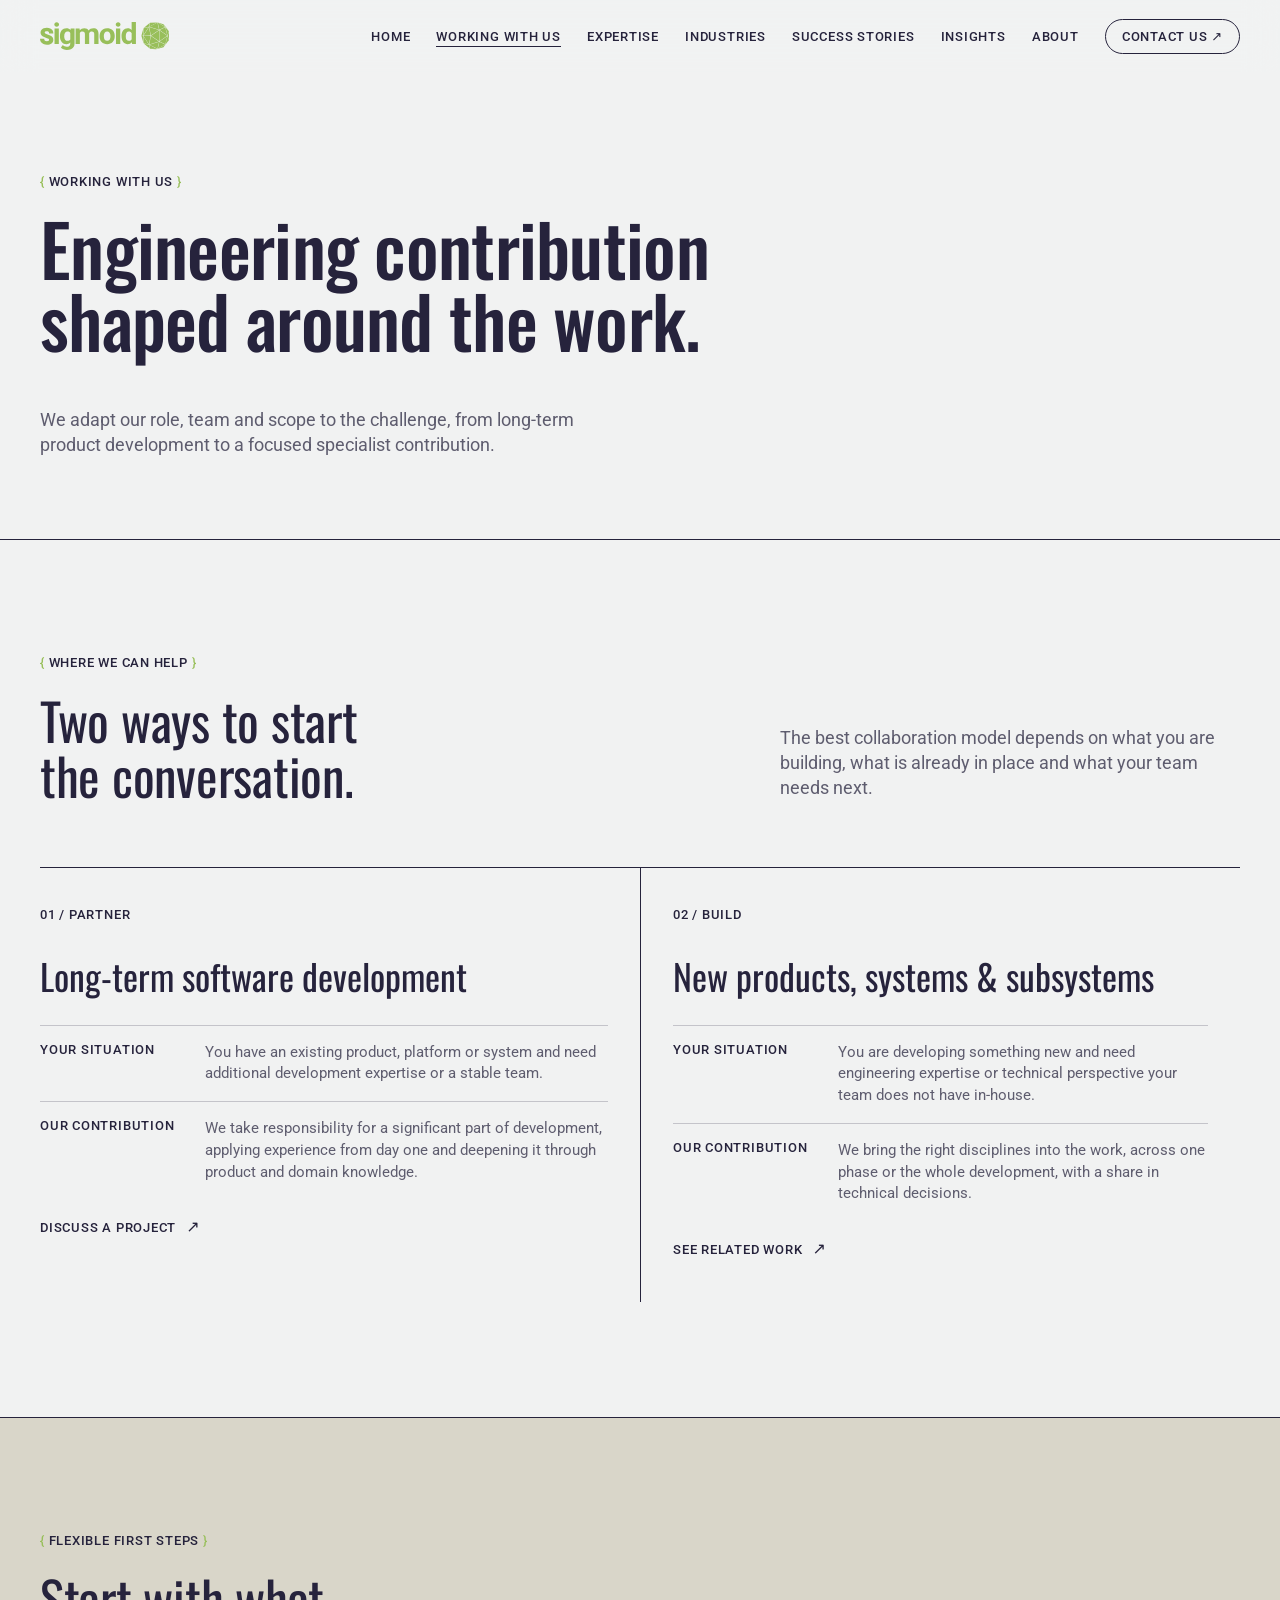
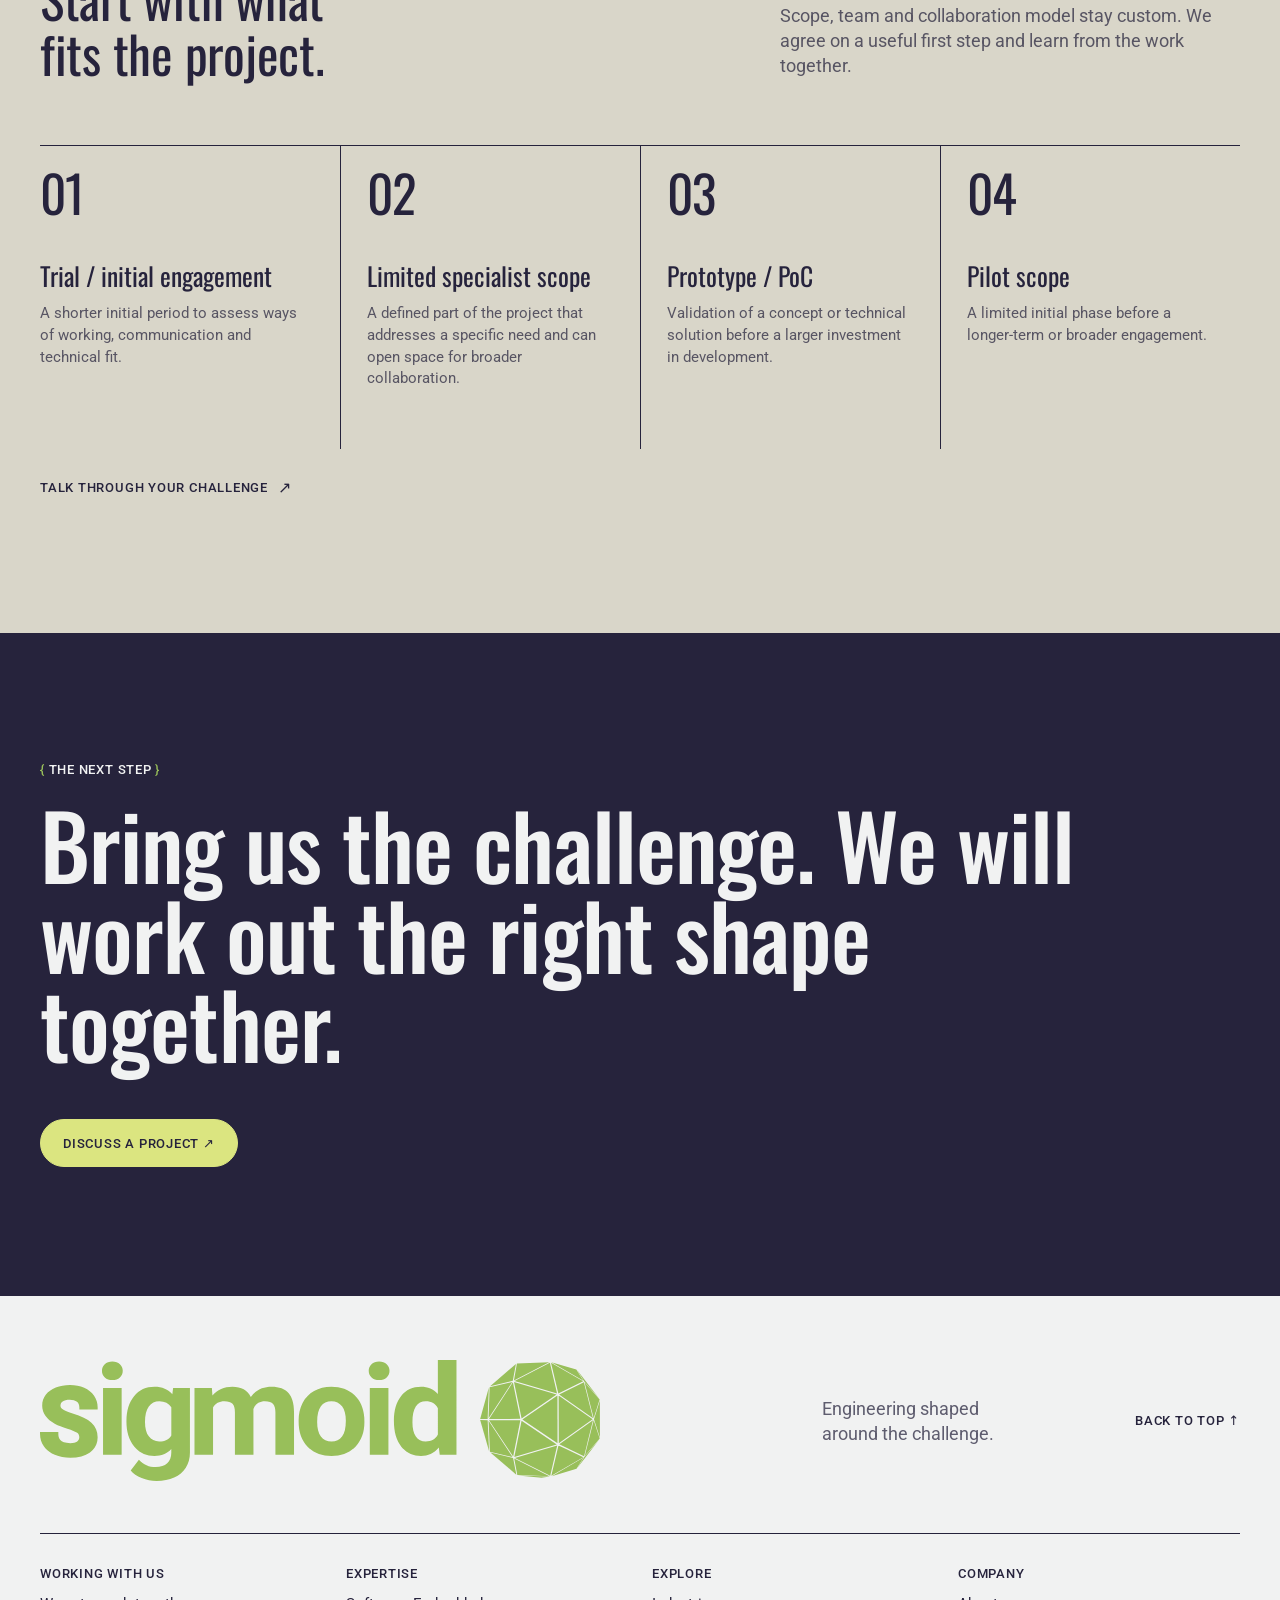
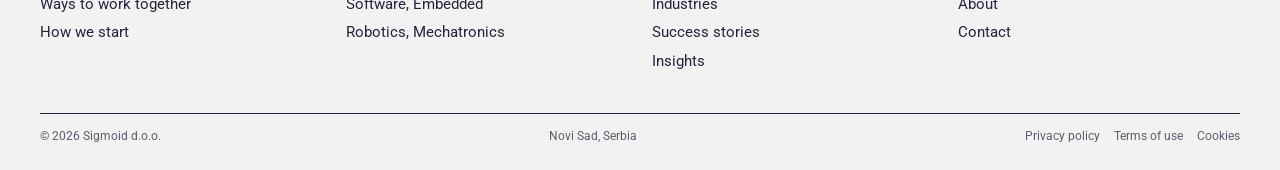
<file: working-with-us.html>
<!doctype html>
<html lang="en"><head><meta charset="utf-8"><meta name="viewport" content="width=device-width, initial-scale=1"><meta name="description" content="Ways to work with Sigmoid engineering teams."><title>Working With Us | Sigmoid</title><link rel="preconnect" href="https://fonts.googleapis.com"><link rel="preconnect" href="https://fonts.gstatic.com" crossorigin><link href="https://fonts.googleapis.com/css2?family=Oswald:wght@400;500;600;700&family=Roboto:wght@400;500;600;700&display=swap" rel="stylesheet"><link rel="stylesheet" href="styles.css"><script src="script.js" defer></script><script>try{if(sessionStorage.getItem("sigmoid-page-transition")==="1"&&!matchMedia("(prefers-reduced-motion: reduce)").matches)document.documentElement.classList.add("pt-enter")}catch(e){}</script></head><body>
<header><a class="logo" href="index.html"><img src="logo.svg" alt="Sigmoid" width="757" height="164"></a><button class="menu" aria-label="Open menu" aria-expanded="false"><span></span><span></span></button><nav class="nav"><a href="index.html">Home</a><a href="working-with-us.html" aria-current="page">Working with us</a><a href="expertise.html">Expertise</a><a href="industries.html">Industries</a><a href="success-stories.html">Success stories</a><a href="insights.html">Insights</a><a href="about.html">About</a><a class="contact-nav" href="contact.html">Contact us ↗</a></nav></header>
<main><section class="page-hero" id="what-we-do"><div class="wrap"><p class="eyebrow">Working with us</p><h1>Engineering contribution shaped around the work.</h1><p>We adapt our role, team and scope to the challenge, from long-term product development to a focused specialist contribution.</p></div></section>
<section class="content"><div class="wrap"><div class="heading"><div><p class="eyebrow">Where we can help</p><h2>Two ways to start<br>the conversation.</h2></div><p class="intro">The best collaboration model depends on what you are building, what is already in place and what your team needs next.</p></div><div class="grid-2"><article class="split-card" id="long-term-software-development"><span class="num">01 / PARTNER</span><h3>Long-term software development</h3><div class="detail"><b>Your situation</b><p>You have an existing product, platform or system and need additional development expertise or a stable team.</p></div><div class="detail"><b>Our contribution</b><p>We take responsibility for a significant part of development, applying experience from day one and deepening it through product and domain knowledge.</p></div><a class="text-link" href="contact.html">Discuss a project <span>↗</span></a></article><article class="split-card" id="new-products-systems-subsystems"><span class="num">02 / BUILD</span><h3>New products, systems &amp; subsystems</h3><div class="detail"><b>Your situation</b><p>You are developing something new and need engineering expertise or technical perspective your team does not have in-house.</p></div><div class="detail"><b>Our contribution</b><p>We bring the right disciplines into the work, across one phase or the whole development, with a share in technical decisions.</p></div><a class="text-link" href="success-stories.html">See related work <span>↗</span></a></article></div></div></section>
<section class="content" id="how-we-work" style="background:#D9D6C9"><div class="wrap"><div class="heading"><div><p class="eyebrow">Flexible first steps</p><h2>Start with what<br>fits the project.</h2></div><p class="intro">Scope, team and collaboration model stay custom. We agree on a useful first step and learn from the work together.</p></div><div class="grid-4"><article class="tile"><span class="num">01</span><h3>Trial / initial engagement</h3><p>A shorter initial period to assess ways of working, communication and technical fit.</p></article><article class="tile"><span class="num">02</span><h3>Limited specialist scope</h3><p>A defined part of the project that addresses a specific need and can open space for broader collaboration.</p></article><article class="tile"><span class="num">03</span><h3>Prototype / PoC</h3><p>Validation of a concept or technical solution before a larger investment in development.</p></article><article class="tile"><span class="num">04</span><h3>Pilot scope</h3><p>A limited initial phase before a longer-term or broader engagement.</p></article></div><p style="margin-top:24px"><a class="text-link" href="contact.html">Talk through your challenge <span>↗</span></a></p></div></section>
<section class="dark-band"><div class="wrap"><p class="eyebrow light">The next step</p><h2>Bring us the challenge. We will work out the right shape together.</h2><a class="button solid" href="contact.html">Discuss a project ↗</a></div></section></main>
<footer><div class="wrap"><div class="footer-top"><a class="logo" href="index.html"><img src="logo.svg" alt="Sigmoid" width="757" height="164"></a><p>Engineering shaped<br>around the challenge.</p><a class="back-top" href="#top">Back to top ↑</a></div><div class="footer-links"><div><b>Working with us</b><a href="working-with-us.html#what-we-do">Ways to work together</a><a href="working-with-us.html#how-we-work">How we start</a></div><div><b>Expertise</b><a href="expertise.html#expertise-software">Software, Embedded</a><a href="expertise.html#expertise-robotics">Robotics, Mechatronics</a></div><div><b>Explore</b><a href="industries.html">Industries</a><a href="success-stories.html">Success stories</a><a href="insights.html">Insights</a></div><div><b>Company</b><a href="about.html">About</a><a href="contact.html">Contact</a></div></div><div class="footer-bottom"><span>© <span id="year"></span> Sigmoid d.o.o.</span><span>Novi Sad, Serbia</span><div><a href="about.html#privacy-policy">Privacy policy</a><a href="about.html#terms">Terms of use</a></div></div></div></footer></body></html>
</file>
<file: styles.css>
@import url("https://fonts.googleapis.com/css2?family=Oswald:wght@300;400;500;600;700&family=Roboto:wght@300;400;500;700&display=swap");
:root{--sigmoid-green:#98BF5A;--midnight:#26233C;--lime-cream:#DBE580;--graphite:#373636;--bone:#D9D6C9;--platinum:#F1F2F2;--charcoal-blue:#202A2C;--ink:var(--midnight);--paper:var(--platinum);--white:#fff;--muted:var(--graphite);--line:var(--bone);--coral:var(--lime-cream);--coral-dark:var(--midnight);--mint:var(--sigmoid-green);--gold:var(--bone);--body:"Roboto",sans-serif;--display:"Oswald",sans-serif}
*{box-sizing:border-box}html{scroll-behavior:smooth;scroll-padding-top:82px}body{margin:0;color:var(--ink);background:var(--paper);font:15px/1.6 var(--body)}a{color:inherit;text-decoration:none}img{display:block;width:100%;height:100%;object-fit:cover}h1,h2,h3{font-family:var(--display);letter-spacing:0;line-height:1.12;margin-top:0}.wrap{width:min(1120px,calc(100% - 96px));margin:auto}.eyebrow{margin:0 0 14px;color:var(--coral-dark);font-size:10px;font-weight:700;text-transform:uppercase}.light{color:var(--coral)}
header{height:72px;padding:0 max(48px,calc((100vw - 1120px)/2));display:flex;align-items:center;justify-content:space-between;gap:28px;background:#fff;position:sticky;top:0;z-index:5;border-bottom:1px solid #e8e9e5}.logo{font:700 25px/1 var(--display)}.logo i{color:var(--coral-dark);font-style:normal}.nav{display:flex;align-items:center;gap:24px;font-size:12px;font-weight:600}.nav a:hover,.text-link:hover{color:var(--coral-dark)}.nav .contact-nav{padding:9px 14px;border:1px solid var(--ink)}.menu{display:none}.dark{color:#fff;background:var(--ink)}
.hero{padding:78px 0 54px;background:var(--ink);color:#fff;background-image:radial-gradient(ellipse at 78% 45%,rgba(72,92,80,.34),transparent 42%)}.hero-grid{min-height:440px;display:grid;grid-template-columns:.94fr 1.06fr;align-items:center;gap:58px}.hero h1{max-width:560px;margin:0 0 20px;color:var(--coral);font-size:58px;font-weight:600}.lede{max-width:540px;color:#e0e2df;font-size:17px}.buttons{display:flex;flex-wrap:wrap;gap:10px;margin-top:25px}.button{min-height:46px;padding:0 18px;display:inline-flex;align-items:center;gap:15px;border:1px solid currentColor;font-size:12px;font-weight:700;transition:.2s}.button:hover{transform:translateY(-2px)}.button.solid{color:var(--ink);background:#fff;border-color:#fff}.button.solid:hover{background:var(--coral)}.hero-photo{height:350px;position:relative;overflow:hidden}.hero-photo img{filter:saturate(.75)}.hero-photo:after{position:absolute;inset:0;content:"";background:linear-gradient(0deg,#0007,transparent 65%)}.photo-note{position:absolute;z-index:1;bottom:15px;left:16px;color:#fff;font-size:10px}.hero-tags{display:flex;gap:13px;align-items:center;padding-top:30px;color:#c3c6c3;font-size:10px;text-transform:uppercase}.hero-tags i{width:4px;height:4px;background:var(--coral);border-radius:50%}
section.content{padding:88px 0}.heading{display:flex;align-items:end;justify-content:space-between;gap:38px;margin-bottom:38px}.heading h2,.content h2{margin:0;font-size:42px;font-weight:600}.intro{max-width:440px;margin:0 0 3px;color:#606562;font-size:14px}.text-link{display:inline-flex;gap:11px;align-items:center;font-size:12px;font-weight:700}.text-link span{color:var(--coral-dark);font-size:16px}.dark-band{padding:62px 0;background:var(--ink);color:#fff}.dark-band h2{max-width:700px;color:var(--coral);font-size:42px}.dark-band p:not(.eyebrow){max-width:600px;color:#d4d8d4}.grid-2{display:grid;grid-template-columns:repeat(2,1fr);gap:18px}.grid-3{display:grid;grid-template-columns:repeat(3,1fr);gap:18px}.grid-4{display:grid;grid-template-columns:repeat(4,1fr);gap:0}.rule-card{padding:25px;border:1px solid var(--line);background:#fff}.rule-card h3{margin:9px 0 12px;font-size:21px}.rule-card p{color:#626863;font-size:12px}.num{color:var(--coral-dark);font-size:10px;font-weight:700}.split-card{padding:27px 30px 28px 0;border-top:1px solid var(--ink);border-bottom:1px solid var(--line)}.split-card+.split-card{padding-left:30px;border-left:1px solid var(--line)}.split-card h3{font-size:23px}.detail{display:grid;grid-template-columns:125px 1fr;gap:15px;padding:13px 0;border-top:1px solid var(--line)}.detail b{color:#777c78;font-size:9px;text-transform:uppercase}.detail p{margin:0;color:#454a46;font-size:12px}.tile{padding:22px;border-top:1px solid var(--line)}.tile+.tile{border-left:1px solid var(--line)}.tile h3{font-size:18px}.tile p{color:#676c68;font-size:11px}.tile .num{display:block;margin-bottom:22px}.tile .icon{width:38px;height:38px;display:grid;place-items:center;margin-bottom:18px;border-radius:50%;background:var(--mint);color:#254637;font:600 17px var(--display)}
.story-grid{display:grid;grid-template-columns:1fr 1fr;gap:16px}.story{display:grid;grid-template-columns:1fr 1fr;min-height:245px;border:1px solid var(--line);background:#fff;transition:.2s}.story:hover{transform:translateY(-3px);box-shadow:0 10px 24px rgba(38,35,60,.07)}.story.feature{grid-column:span 2;grid-template-columns:1.1fr .9fr;min-height:300px}.story-photo{position:relative;min-height:100%;overflow:hidden;background:#aeb8b0}.story-photo img{position:absolute;inset:0;filter:saturate(.8);transition:transform .4s}.story:hover img{transform:scale(1.03)}.story-copy{display:flex;flex-direction:column;align-items:flex-start;padding:22px}.story-copy .eyebrow{font-size:9px}.story-copy h3{margin:0 0 10px;font-size:20px}.story-copy p:not(.eyebrow){color:#666b67;font-size:11px}.story-copy .text-link{margin-top:auto}.story-copy .text-link span{color:var(--coral-dark)}
.hero-nav{display:flex;align-items:center;gap:12px;padding-top:2px}.hero-arrow{width:38px;height:38px;flex:0 0 38px;display:grid;place-items:center;border:1px solid #707671;color:#fff;background:transparent;font-size:19px;cursor:pointer;transition:background .2s,border-color .2s}.hero-arrow:hover{border-color:var(--coral);background:#ffffff12}.hero-dots{flex:1;display:grid;grid-template-columns:repeat(5,minmax(0,1fr));gap:10px}.hero-dot{min-width:0;display:flex;align-items:center;gap:9px;padding:9px 0;border:0;border-top:1px solid #626a64;color:#c3c6c3;background:transparent;text-align:left;cursor:pointer;font:10px var(--body);transition:border-color .2s,color .2s}.hero-dot[aria-current=true]{border-top:2px solid var(--coral);color:#fff}.hero-dot-number{color:var(--coral);font:600 11px var(--display)}.hero-dot-label{font-size:10px;line-height:1.25}
.list{border-top:1px solid var(--line)}.list-item{display:grid;grid-template-columns:55px 1fr 1fr 22px;gap:18px;align-items:center;min-height:90px;border-bottom:1px solid var(--line)}.list-item h3{margin:0;font-size:18px}.list-item p{margin:0;color:#676c68;font-size:11px}.list-item .arrow{color:var(--coral-dark);font-size:18px}.quote{padding:72px 0;background:linear-gradient(110deg,#26233C,#202A2C 75%,#373636);color:#fff}.quote blockquote{max-width:820px;margin:24px 0;color:#F1F2F2;font:500 32px/1.35 var(--display)}.quote small{color:#b4bbb5}.stats{display:grid;grid-template-columns:repeat(3,1fr);gap:20px;margin-top:34px}.stats div{padding:20px 0;border-top:1px solid #ffffff47}.stats strong{display:block;font:46px/1 var(--display)}.stats span{color:#c3cbc5;font-size:11px}
.person img{height:210px;margin-bottom:10px;filter:saturate(.7)}.person b,.person small{display:block;font-size:10px}.person small{color:#747a75;font-size:9px}.form{max-width:680px}.form label{display:block;margin:0 0 7px;font-size:10px;font-weight:600}.form textarea,.form input{width:100%;padding:11px 0;color:inherit;background:transparent;border:0;border-bottom:1px solid #777;border-radius:0;outline:0;font:12px var(--body)}.form textarea{min-height:80px;margin-bottom:23px;resize:vertical}.form input{height:38px}.form textarea:focus,.form input:focus{border-color:var(--coral)}.form ::placeholder{color:#929993}.form-row{display:grid;grid-template-columns:1fr 1fr;gap:20px}.submit{margin-top:22px;cursor:pointer}.message{min-height:20px;color:var(--mint);font-size:11px}.page-hero{padding:74px 0 65px;background:#D9D6C9}.page-hero h1{max-width:850px;margin:0 0 18px;font-size:52px}.page-hero p:last-child{max-width:610px;color:#626863;font-size:15px}
footer{padding:38px 0 16px;background:#D9D6C9}.footer-top{display:flex;align-items:center;gap:25px;padding-bottom:25px;border-bottom:1px solid #D9D6C9}.footer-top p{margin:0;color:#666c67;font:13px/1.3 var(--display)}.back-top{margin-left:auto;font-size:11px;font-weight:700}.footer-links{display:grid;grid-template-columns:repeat(4,1fr);gap:24px;padding:26px 0 32px}.footer-links div{display:flex;flex-direction:column;align-items:flex-start;gap:7px}.footer-links b{font-size:10px}.footer-links a{color:#656b66;font-size:10px}.footer-bottom{display:flex;justify-content:space-between;gap:18px;padding-top:13px;border-top:1px solid #D9D6C9;color:#737974;font-size:9px}.footer-bottom div{display:flex;gap:14px}.reveal{opacity:0;transform:translateY(14px);transition:opacity .5s,transform .5s}.reveal.visible{opacity:1;transform:none}
@media(max-width:980px){.wrap{width:calc(100% - 56px)}header{padding:0 28px}.nav{gap:13px;font-size:10px}.hero-grid{gap:30px}.hero h1{font-size:48px}.grid-4{grid-template-columns:repeat(2,1fr)}.tile:nth-child(3){border-left:0}.tile:nth-child(n+3){border-top:1px solid var(--line)}}
@media(max-width:720px){html{scroll-padding-top:64px}.wrap{width:calc(100% - 40px)}header{height:64px;padding:0 20px}.menu{width:42px;height:42px;display:flex;flex-direction:column;justify-content:center;align-items:center;gap:6px;border:1px solid var(--ink);background:transparent}.menu span{width:17px;height:1px;background:var(--ink);transition:.2s}.menu[aria-expanded=true] span:first-child{transform:translateY(3.5px) rotate(45deg)}.menu[aria-expanded=true] span:last-child{transform:translateY(-3.5px) rotate(-45deg)}.nav{position:absolute;top:64px;left:0;right:0;display:none;align-items:stretch;gap:0;padding:8px 20px 18px;background:#fff;border-bottom:1px solid var(--line);font-size:13px}.nav.open{display:flex;flex-direction:column}.nav a:not(.contact-nav){padding:9px 0;border-bottom:1px solid #ecece8}.contact-nav{margin-top:11px;text-align:center}.hero{padding:54px 0 30px}.hero-grid{min-height:0;grid-template-columns:1fr;gap:22px}.hero h1{font-size:44px}.lede{font-size:15px}.hero-photo{height:250px}.hero-tags{flex-wrap:wrap;padding-top:20px;font-size:9px}section.content{padding:62px 0}.heading{align-items:flex-start;flex-direction:column;gap:15px;margin-bottom:27px}.heading h2,.content h2{font-size:35px}.intro{font-size:13px}.grid-2,.grid-3,.grid-4{grid-template-columns:1fr}.tile,.tile+.tile{padding:20px 0;border-left:0;border-bottom:1px solid var(--line)}.tile .num{margin-bottom:12px}.split-card{padding:22px 0}.split-card+.split-card{padding:22px 0;border-left:0;border-top:0}.detail{grid-template-columns:105px 1fr;gap:12px}.story-grid{grid-template-columns:1fr}.story,.story.feature{grid-column:auto;grid-template-columns:1fr}.story-photo{min-height:210px}.story-copy{min-height:185px;padding:20px}.list-item{grid-template-columns:28px 1fr 20px;gap:10px;padding:14px 0}.list-item h3{font-size:15px}.list-item p{grid-column:2;grid-row:2}.list-item .arrow{grid-column:3;grid-row:1/3}.quote{padding:58px 0}.quote blockquote{font-size:25px}.stats{grid-template-columns:1fr 1fr}.stats strong{font-size:38px}.person img{height:150px}.page-hero{padding:55px 0 45px}.page-hero h1{font-size:40px}.form-row{grid-template-columns:1fr;gap:17px}.footer-top{gap:14px}.footer-top p{font-size:11px}.footer-links{grid-template-columns:1fr 1fr;gap:22px 15px}.footer-bottom{flex-wrap:wrap;gap:10px}.footer-bottom div{margin-left:auto}}
@media(max-width:720px){.hero-nav{gap:7px}.hero-arrow{width:34px;height:34px;flex-basis:34px}.hero-dots{gap:5px}.hero-dot{justify-content:center;padding:8px 0}.hero-dot-label{display:none}}
@media(prefers-reduced-motion:reduce){*,*::before,*::after{scroll-behavior:auto!important;transition-duration:.01ms!important}}
header{background:var(--platinum);border-bottom-color:var(--bone)}
footer{background:var(--bone)}
footer{background:var(--bone)}
.expertise-windows{display:grid;grid-template-columns:repeat(4,minmax(0,1fr));gap:44px}
.expertise-window{min-width:0;min-height:300px;display:flex;flex-direction:column;padding:0 10px 17px;border:1px solid var(--graphite);border-radius:15px;background:var(--platinum)}
.expertise-window+.expertise-window{border-left:1px solid var(--graphite)}
.window-chrome{height:31px;flex:0 0 31px;display:flex;align-items:center;justify-content:space-between;margin:0 -10px 15px;padding:0 9px;border-bottom:1px solid var(--graphite)}
.window-circle{width:18px;height:18px;border:1px solid var(--graphite);border-radius:50%}
.window-close{color:var(--graphite);font:20px/1 var(--body)}
.expertise-window>.eyebrow{display:none}
.expertise-window h3,.expertise-window h2{margin:0 0 7px;font:500 21px/1.12 var(--display)}
.expertise-window p{margin:0;color:var(--graphite);font:400 11px/1.35 var(--body)}
.expertise-window .window-symbol{position:relative;width:124px;height:118px;flex:0 0 118px;display:block;margin:auto auto 0;overflow:hidden;clip-path:polygon(25% 0,75% 0,100% 25%,100% 75%,75% 100%,25% 100%,0 75%,0 25%);color:transparent;background:var(--graphite);font-size:0}
.expertise-window-software .window-symbol:before{position:absolute;inset:21px;content:"";background:linear-gradient(0deg,transparent 47%,var(--platinum)47% 53%,transparent 53%),linear-gradient(90deg,transparent 47%,var(--platinum)47% 53%,transparent 53%),linear-gradient(45deg,transparent 48%,var(--platinum)48% 52%,transparent 52%),linear-gradient(-45deg,transparent 48%,var(--platinum)48% 52%,transparent 52%)}
.expertise-window-embedded .window-symbol:before{content:none}
.code-chevron{position:absolute;top:31px;width:38px;height:56px;background:var(--platinum);clip-path:polygon(55% 0,100% 0,45% 50%,100% 100%,55% 100%,0 50%)}
.code-chevron-left{left:23px;transform:rotate(180deg)}
.code-chevron-right{right:23px}
.expertise-window-robotics .window-symbol:before{position:absolute;top:41%;right:-2px;width:68%;height:18%;content:"";border-radius:99px;background:var(--platinum)}
.expertise-window-mechatronics .window-symbol:before{position:absolute;top:47%;left:0;width:100%;height:6%;content:"";background:var(--platinum)}
.expertise-window-mechatronics .window-symbol:after{position:absolute;top:calc(50% - 25px);left:calc(50% - 25px);width:50px;height:50px;content:"";border-radius:50%;background:var(--platinum)}
@media(max-width:980px){.expertise-windows{grid-template-columns:repeat(2,minmax(0,1fr));gap:20px}}
@media(max-width:720px){.expertise-windows{gap:12px}.expertise-window{min-height:286px;padding:0 8px 14px}.window-chrome{margin-right:-8px;margin-left:-8px;padding:0 7px}.expertise-window h3,.expertise-window h2{font-size:18px}.expertise-window .window-symbol{width:102px;height:98px;flex-basis:98px}.expertise-window-embedded .window-symbol:before{font-size:57px}.expertise-window-mechatronics .window-symbol:after{top:calc(50% - 21px);left:calc(50% - 21px);width:42px;height:42px}}
:root{--content-width:1280px}
.wrap{width:min(var(--content-width),calc(100% - 80px))}
header{position:absolute;inset:0 0 auto;z-index:20;padding:0 max(40px,calc((100vw - var(--content-width))/2));color:var(--platinum);background:rgba(38,35,60,.42);backdrop-filter:blur(14px) saturate(125%);-webkit-backdrop-filter:blur(14px) saturate(125%);border-bottom:1px solid rgba(241,242,242,.24)}
header .logo i{color:var(--sigmoid-green)}
.nav a:hover,.text-link:hover{color:var(--lime-cream)}
.nav .contact-nav{border-color:rgba(241,242,242,.72)}
.menu{border-color:rgba(241,242,242,.72)}
.menu span{background:var(--platinum)}
.hero{position:relative;isolation:isolate;overflow-x:clip}
.hero:before{position:absolute;inset:-72px 0 0;z-index:-1;content:"";background-image:var(--hero-blur-image,url("https://images.unsplash.com/photo-1581091226825-a6a2a5aee158?auto=format&fit=crop&w=1600&q=85"));background-position:center 42%;background-size:cover;filter:blur(17px);opacity:.2;pointer-events:none}
.hero-grid,.hero-nav,.hero-tags{position:relative;z-index:1}
.page-hero{padding-top:146px}
.section-reveal{opacity:0;transform:translateY(22px);transition:opacity .65s ease,transform .65s cubic-bezier(.2,.7,.2,1)}
.section-reveal.is-in-view{opacity:1;transform:translateY(0)}
@media(max-width:980px){header{padding:0 28px}.wrap{width:calc(100% - 56px)}}
@media(max-width:720px){header{height:64px;padding:0 20px}.wrap{width:calc(100% - 40px)}.nav.open{color:var(--platinum);background:rgba(38,35,60,.96);backdrop-filter:blur(14px);-webkit-backdrop-filter:blur(14px);border-bottom-color:rgba(241,242,242,.24)}.nav a:not(.contact-nav){border-bottom-color:rgba(241,242,242,.18)}.nav .contact-nav{border-color:rgba(241,242,242,.72)}.page-hero{padding-top:122px}}
@media(prefers-reduced-motion:reduce){.section-reveal{opacity:1;transform:none;transition:none}}
.page-transition{position:fixed;inset:0;z-index:10000;pointer-events:none;background:linear-gradient(to bottom,var(--lime-cream) 0 5px,var(--midnight) 5px);transform:scaleY(0);transform-origin:top;will-change:transform}
@media(prefers-reduced-motion:reduce){.page-transition{display:none!important}}
.hero{background-image:radial-gradient(ellipse at 78% 45%,rgba(152,191,90,.16),transparent 42%)}
.hero-tags i{background:var(--sigmoid-green)}
.dark-band,.dark{background-color:var(--midnight)}
.quote,.experience{background:linear-gradient(110deg,var(--midnight),var(--charcoal-blue) 72%,var(--graphite))}
.button.solid{background:var(--lime-cream);border-color:var(--lime-cream)}
.button.solid:hover{background:var(--sigmoid-green);border-color:var(--sigmoid-green)}
.logo i{color:var(--sigmoid-green)}
.eyebrow:not(.light){color:var(--midnight)}
.hero-arrow:hover{border-color:var(--lime-cream)}
.footer-top,.footer-bottom{border-color:var(--bone)}
::selection{color:#373636;background:#D9D6C9}

/* =====================================================================
   EDITORIAL LAYER: "paper & ink" (Atoll-inspired), Sigmoid palette
   Paper = platinum, ink = midnight, rules = 1px ink hairlines.
   Accent colours (green / lime / teal) used sparingly.
   Revert: delete everything below this line (backup in styles.backup.css)
   ===================================================================== */
:root{
  --body:"Roboto",system-ui,sans-serif;
  --display:"Oswald","Arial Narrow",sans-serif;
  --serif:var(--display); /* numerals use Oswald (brand primary) */
  --rule:1px solid var(--midnight);
  --rule-soft:1px solid rgba(38,35,60,.22);
  --muted-ink:rgba(38,35,60,.72);
  --ease:cubic-bezier(.2,.7,.1,1);
}
body{background:var(--platinum);color:var(--midnight);font:400 17px/1.45 var(--body);-webkit-font-smoothing:antialiased}
h1,h2,h3,h4,h5,h6{font-family:var(--display)}

/* labels: small, uppercase, ink; braces as the one decorative device */
.eyebrow,.eyebrow:not(.light){margin:0 0 22px;color:var(--midnight);font:500 13px/1.2 var(--body);letter-spacing:.01em;text-transform:uppercase}
.eyebrow:before{content:"{ ";color:var(--sigmoid-green)}
.eyebrow:after{content:" }";color:var(--sigmoid-green)}
.story-copy .eyebrow:before,.story-copy .eyebrow:after,.rule-card .eyebrow:before,.rule-card .eyebrow:after{content:none}
.eyebrow.light,.light{color:var(--lime-cream)}
.num{color:var(--midnight);font:500 13px/1 var(--body);letter-spacing:.01em}

/* ---------- header: solid paper, ink hairline ---------- */
header{position:sticky;top:0;height:72px;color:var(--midnight);background:rgba(241,242,242,.92);backdrop-filter:blur(10px);-webkit-backdrop-filter:blur(10px);border-bottom:var(--rule)}
.logo{font:500 24px/1 var(--display);letter-spacing:-.01em}
.logo i{color:var(--sigmoid-green);font-style:normal}
.nav{gap:26px;font:500 13px/1 var(--body);text-transform:uppercase;letter-spacing:.01em}
.nav a{position:relative}
.nav a:not(.contact-nav):after{position:absolute;left:0;bottom:-4px;width:100%;height:1px;content:"";background:currentColor;transform:scaleX(0);transform-origin:right;transition:transform .4s var(--ease)}
.nav a:not(.contact-nav):hover:after{transform:scaleX(1);transform-origin:left}
.nav a:hover,.text-link:hover{color:inherit}
.nav .contact-nav{padding:10px 16px;border:var(--rule);border-radius:999px;transition:background .3s,color .3s}
.nav .contact-nav:hover{background:var(--midnight);color:var(--platinum)}
.menu{border-color:var(--midnight);border-radius:999px}.menu span{background:var(--midnight)}
@media(max-width:720px){.nav.open{color:var(--midnight);background:var(--platinum);border-bottom:var(--rule)}.nav a:not(.contact-nav){border-bottom:var(--rule-soft)}.nav .contact-nav{border-color:var(--midnight)}}

/* ---------- buttons & links ---------- */
.button{min-height:48px;padding:0 22px;border:var(--rule);border-radius:999px;font:500 13px/1 var(--body);text-transform:uppercase;letter-spacing:.01em;transition:background .3s,color .3s,border-color .3s}
.button:hover{transform:none;background:var(--midnight);color:var(--platinum)}
.button.solid{color:var(--platinum);background:var(--midnight);border-color:var(--midnight)}
.button.solid:hover{color:var(--midnight);background:transparent;border-color:var(--midnight)}
.text-link{gap:10px;font:500 13px/1 var(--body);text-transform:uppercase;letter-spacing:.01em}
.text-link span,.story-copy .text-link span{color:inherit;transition:transform .45s var(--ease)}
a:hover>.text-link span,.text-link:hover span{transform:rotate(45deg)}

/* ---------- HOME HERO: paper, huge type ---------- */
.hero{padding:clamp(56px,7vw,110px) 0 0;color:var(--midnight);background:var(--platinum)}
.hero:before{content:none}
.hero-grid{min-height:0;grid-template-columns:1.25fr .75fr;align-items:end;gap:clamp(28px,4vw,64px)}
.hero h1{max-width:none;margin:0 0 28px;color:var(--midnight);font-size:clamp(56px,8.6vw,150px);font-weight:400;line-height:.88;letter-spacing:-.01em}
.lede{max-width:520px;color:var(--muted-ink);font-size:19px}
.hero .buttons{margin-top:32px}
.hero .button{color:var(--midnight);border-color:var(--midnight)}
.hero .button:hover{color:var(--platinum)}
.hero .button.solid{color:var(--platinum)}
.hero .button.solid:hover{color:var(--midnight)}
.hero-photo{height:clamp(320px,34vw,520px);border-radius:10px}
.hero-photo img{filter:grayscale(.35) contrast(1.02)}
.hero-photo:after{background:linear-gradient(0deg,rgba(38,35,60,.55),transparent 55%)}
.photo-note{font:500 12px var(--body);text-transform:uppercase;letter-spacing:.01em}
.hero-nav{margin-top:clamp(36px,4vw,56px);padding-top:0}
.hero-arrow{color:var(--midnight);border:var(--rule);border-radius:999px}
.hero-arrow:hover{background:var(--midnight);color:var(--platinum);border-color:var(--midnight)}
.hero-dot{border-top:var(--rule-soft);color:var(--muted-ink);font:500 12px var(--body);text-transform:uppercase}
.hero-dot[aria-current=true]{border-top:2px solid var(--midnight);color:var(--midnight)}
.hero-dot-number{color:var(--midnight);font:400 18px var(--serif)}
.hero-dot-label{font-size:12px}
.hero-tags{margin-top:clamp(28px,3vw,44px);padding:22px 0;border-top:var(--rule);color:var(--midnight);font:500 13px var(--body);gap:18px}
.hero-tags i{width:6px;height:6px;background:var(--sigmoid-green)}
@media(max-width:980px){.hero-grid{grid-template-columns:1fr}.hero-photo{height:340px}}

/* ---------- INNER PAGE HERO ---------- */
.page-hero{padding:clamp(64px,8vw,120px) 0 clamp(40px,5vw,72px);background:var(--platinum);border-bottom:var(--rule)}
.page-hero h1{max-width:1150px;margin:0 0 clamp(28px,4vw,56px);font-size:clamp(52px,8vw,136px);line-height:.88;letter-spacing:-.01em}
.page-hero p:last-child{max-width:560px;color:var(--muted-ink);font-size:19px}
@media(max-width:720px){.page-hero{padding-top:56px}}

/* ---------- sections & headings ---------- */
section.content{padding:clamp(72px,9vw,140px) 0}
.heading{display:grid;grid-template-columns:1fr 1fr;align-items:end;gap:clamp(24px,4vw,64px);margin-bottom:clamp(36px,5vw,72px)}
.heading h2,.content h2{font-size:clamp(40px,5.2vw,84px);font-weight:400;line-height:.92;letter-spacing:-.01em}
.intro{max-width:460px;justify-self:end;color:var(--muted-ink);font-size:17px}
@media(max-width:720px){.heading{grid-template-columns:1fr}.intro{justify-self:start}}

/* ---------- cards → open, rule-based ---------- */
.grid-2,.grid-3{gap:0;border-top:var(--rule)}
.rule-card{display:flex;flex-direction:column;gap:14px;padding:clamp(24px,2.5vw,36px) clamp(24px,2.5vw,36px) clamp(36px,4vw,56px) 0;border:0;background:transparent}
.grid-2>.rule-card+.rule-card,.grid-3>.rule-card+.rule-card{padding-left:clamp(24px,2.5vw,36px);border-left:var(--rule)}
.rule-card h3{margin:auto 0 0;padding-top:40px;font-size:clamp(30px,3vw,46px);line-height:.98}
.rule-card p{color:var(--muted-ink);font-size:16px}
.rule-card .text-link{margin-top:10px;padding-top:16px;border-top:var(--rule);justify-content:space-between;width:100%}
.rule-card .story-photo{border-radius:8px}
.grid-3>.rule-card .story-photo{margin:0 0 8px!important;height:220px!important}
@media(max-width:720px){.grid-2>.rule-card+.rule-card,.grid-3>.rule-card+.rule-card{padding-left:0;border-left:0;border-top:var(--rule)}.rule-card{padding-right:0}}
/* contact page grid-2 holds text + form, not cards */
.wrap.grid-2{border-top:0;gap:clamp(32px,5vw,80px)}

/* working-with-us split cards */
.split-card{padding:clamp(24px,2.5vw,36px) clamp(24px,2.5vw,36px) 40px 0;border-top:0;border-bottom:0}
.split-card+.split-card{padding-left:clamp(24px,2.5vw,36px);border-left:var(--rule)}
.split-card h3{margin:28px 0 28px;font-size:clamp(30px,3vw,46px)}
.detail{grid-template-columns:150px 1fr;padding:16px 0;border-top:var(--rule-soft)}
.detail b{color:var(--midnight);font:500 12px var(--body);letter-spacing:.01em}
.detail p{color:var(--muted-ink);font-size:15px}
.split-card .text-link{margin-top:20px}
@media(max-width:720px){.split-card+.split-card{padding-left:0;border-left:0;border-top:var(--rule)}}

/* tiles (working-with-us steps) */
.grid-4{border-top:var(--rule)}
.tile{padding:clamp(22px,2vw,32px) clamp(18px,2vw,28px) 44px 0;border-top:0}
.tile+.tile{padding-left:clamp(18px,2vw,28px);border-left:var(--rule)}
.tile .num{margin-bottom:48px;font:400 56px/.8 var(--serif);letter-spacing:-.01em}
.tile h3{font-size:24px;letter-spacing:-.01em;line-height:1.05}
.tile p{color:var(--muted-ink);font-size:15px}

/* expertise "windows" (JS-generated): keep the idea, align to rules */
.expertise-windows{gap:16px;border-top:0}
.expertise-window{min-height:340px;padding:0 18px 22px;border:var(--rule);border-radius:10px;background:transparent}
.expertise-window+.expertise-window{border-left:var(--rule)}
.window-chrome{margin:0 -18px 22px;padding:0 14px;height:36px;flex-basis:36px;border-bottom:var(--rule)}
.window-circle{border-color:var(--midnight)}
.window-close{color:var(--midnight)}
.expertise-window h3,.expertise-window h2{font:400 clamp(26px,2.4vw,36px)/.95 var(--display);letter-spacing:-.01em;margin-bottom:12px}
.expertise-window p{color:var(--muted-ink);font:400 15px/1.4 var(--body)}
.expertise-window .window-symbol{background:var(--midnight)}
.expertise-window:hover .window-symbol{background:var(--midnight)}
.expertise-window .window-symbol{transition:background .4s}
/* expertise page: windows carry long copy */
.expertise-window>.text-link{margin-top:18px}

/* ---------- industries list → the big editorial list ---------- */
.list{border-top:var(--rule)}
.list-item{grid-template-columns:80px 1fr minmax(0,360px) 48px;gap:24px;align-items:end;min-height:0;padding:clamp(28px,3vw,44px) 0;border-bottom:var(--rule)}
.list-item .num{font:400 44px/.8 var(--serif)}
.list-item h3{font-size:clamp(40px,6vw,104px);line-height:.88;letter-spacing:-.01em;transition:transform .6s var(--ease)}
.list-item p{color:var(--muted-ink);font-size:15px}
.list-item .arrow{color:var(--midnight);font-size:clamp(26px,2.4vw,36px);transition:transform .5s var(--ease);justify-self:end}
.list-item:hover h3{transform:translateX(clamp(8px,1.5vw,24px))}
.list-item:hover .arrow{transform:rotate(45deg)}
@media(max-width:980px){.list-item{grid-template-columns:56px 1fr 40px}.list-item p{grid-column:2;grid-row:2}.list-item .arrow{grid-column:3;grid-row:1}}

/* ---------- stories ---------- */
.story-grid{gap:0;border-top:var(--rule)}
.story,.story.feature{border:0;border-bottom:var(--rule);background:transparent;grid-template-columns:1fr 1fr;gap:clamp(20px,3vw,48px);padding:clamp(24px,3vw,40px) 0}
.story:nth-child(even):not(.feature){padding-left:clamp(20px,2vw,32px);border-left:var(--rule)}
.story:nth-child(odd):not(.feature){padding-right:clamp(20px,2vw,32px)}
.story:hover{transform:none;box-shadow:none}
.story-photo{border-radius:8px;background:var(--bone)}
.story-photo img{filter:grayscale(.3);transition:transform .8s var(--ease),filter .6s}
.story:hover img{transform:scale(1.04);filter:grayscale(0)}
.story-copy{padding:0;gap:6px}
.story-copy .eyebrow{font-size:12px;margin-bottom:14px}
.story-copy h3{font-size:clamp(30px,3.2vw,52px);line-height:.95;margin-bottom:16px}
.story.feature .story-copy h3{font-size:clamp(40px,4.8vw,80px)}
.story-copy p:not(.eyebrow){color:var(--muted-ink);font-size:15px}
.story-copy p b{color:var(--midnight);font-weight:500;text-transform:uppercase;font-size:12px;letter-spacing:.01em}
.story:not(.feature){grid-template-columns:1fr}
.story:not(.feature) .story-photo{min-height:240px}
@media(max-width:720px){.story,.story.feature{grid-template-columns:1fr}.story:nth-child(even):not(.feature){padding-left:0;border-left:0}.story:nth-child(odd):not(.feature){padding-right:0}}

/* ---------- quote → light statement ---------- */
.quote,.quote.dark,.experience{padding:clamp(80px,10vw,150px) 0;color:var(--midnight);background:var(--platinum);border-top:var(--rule)}
.quote .eyebrow.light{color:var(--midnight)}
.quote blockquote{max-width:1200px;margin:0 0 32px;color:var(--midnight);font:400 clamp(44px,6.4vw,112px)/.92 var(--display);letter-spacing:-.01em}
.quote blockquote:after{content:"";display:inline-block;width:.18em;height:.18em;margin-left:.06em;border-radius:50%;background:var(--sigmoid-green)}
.quote p.light{color:var(--muted-ink);font-size:19px;margin-bottom:32px}
.quote small{color:var(--muted-ink)}

/* stats → counter cards (the "11" box) */
.stats{gap:16px;margin-top:clamp(36px,4vw,56px)}
.stats div{display:flex;align-items:center;gap:20px;padding:22px 24px;border:var(--rule);border-radius:10px}
.stats strong{order:2;margin-left:auto;font:400 clamp(72px,7vw,112px)/.8 var(--serif);letter-spacing:-.01em}
.stats span{order:1;max-width:170px;color:var(--midnight);font:500 clamp(15px,1.4vw,19px)/1.1 var(--body);text-transform:uppercase;letter-spacing:-.01em}
.stats div:before{order:0;flex:none;width:44px;height:44px;content:"";background:var(--midnight);clip-path:polygon(45% 0,55% 0,55% 38%,82% 11%,89% 18%,62% 45%,100% 45%,100% 55%,62% 55%,89% 82%,82% 89%,55% 62%,55% 100%,45% 100%,45% 62%,18% 89%,11% 82%,38% 55%,0 55%,0 45%,38% 45%,11% 18%,18% 11%,45% 38%)}
@media(max-width:980px){.stats{grid-template-columns:1fr}}

/* ---------- dark band → the one midnight moment ---------- */
.dark-band{padding:clamp(80px,10vw,150px) 0;color:var(--platinum);background:var(--midnight)}
.dark-band .eyebrow.light{color:var(--platinum)}
.dark-band .eyebrow:before,.dark-band .eyebrow:after,.quote .eyebrow:before,.quote .eyebrow:after{color:var(--sigmoid-green)}
.dark-band h2{max-width:1150px;margin-bottom:clamp(36px,4vw,56px);color:var(--platinum);font-size:clamp(44px,6.4vw,112px);line-height:.9;letter-spacing:-.01em}
.dark-band p:not(.eyebrow){color:rgba(241,242,242,.75)}
.dark-band .button.solid{color:var(--midnight);background:var(--lime-cream);border-color:var(--lime-cream)}
.dark-band .button.solid:hover{color:var(--lime-cream);background:transparent}

/* ---------- people ---------- */
.people-grid{display:grid;grid-template-columns:.9fr 1.1fr;gap:clamp(32px,5vw,80px);align-items:start}
.people-grid .grid-3{border-top:0;gap:16px}
.people-grid .intro{justify-self:start;margin:20px 0 28px}
.person img{height:260px;border-radius:8px;margin-bottom:14px;filter:grayscale(.5)}
.person b{font:500 15px var(--body);letter-spacing:-.01em}
.person small{margin-top:4px;color:var(--muted-ink);font:500 12px var(--body);text-transform:uppercase}
@media(max-width:980px){.people-grid{grid-template-columns:1fr}}

/* ---------- form ---------- */
.form label{font:500 12px var(--body);text-transform:uppercase;letter-spacing:.01em}
.form textarea,.form input{padding:14px 0;border-bottom:var(--rule);font:400 20px var(--body);letter-spacing:-.01em}
.form input{height:52px}
.form textarea:focus,.form input:focus{border-color:var(--sigmoid-green)}
.form ::placeholder{color:rgba(38,35,60,.4)}
.message{color:var(--midnight);font-size:14px}

/* bone bands keep Sigmoid's warm neutral, with a rule on top */
section[style*="D9D6C9"]{border-top:var(--rule);border-bottom:var(--rule)}

/* ---------- footer ---------- */
footer{padding:clamp(48px,5vw,72px) 0 24px;background:var(--bone);border-top:var(--rule)}
.footer-top{padding-bottom:clamp(32px,4vw,56px);border-bottom:var(--rule)}
footer .logo{font-size:clamp(56px,8vw,128px);letter-spacing:-.01em}
.footer-top p{color:var(--muted-ink);font:400 17px/1.25 var(--body)}
.back-top{font:500 13px var(--body);text-transform:uppercase}
.footer-links{padding:32px 0 40px}
.footer-links b{font:500 12px var(--body);text-transform:uppercase;letter-spacing:.01em;margin-bottom:6px}
.footer-links a{color:var(--midnight);font-size:15px}
.footer-links a:hover{text-decoration:underline;text-underline-offset:3px}
.footer-bottom{border-top:var(--rule);color:var(--muted-ink);font-size:12px}
@media(max-width:720px){.footer-top{flex-wrap:wrap}}

/* ---------- motion ---------- */
.section-reveal{transform:translateY(36px);transition:opacity 1s var(--ease),transform 1s var(--ease)}
/* page transition: curtain drops down, new page loads underneath, curtain lifts up */
.page-transition{background:linear-gradient(to top,var(--sigmoid-green) 0 4px,#F1F2F2 4px);transform:translateY(-100%);transform-origin:center}
.page-transition.is-leaving{animation:page-cover .42s cubic-bezier(.76,0,.24,1) forwards}
.page-transition.is-entering{transform:none;animation:page-lift .7s cubic-bezier(.76,0,.24,1) .08s forwards}
@keyframes page-cover{from{transform:translateY(-100%)}to{transform:translateY(0)}}
@keyframes page-lift{from{transform:translateY(0)}to{transform:translateY(-100%)}}
/* covers the new page before script.js runs, so nothing flashes */
html.pt-enter body:after{position:fixed;inset:0;z-index:10001;content:"";background:#F1F2F2}
::selection{color:#373636;background:#D9D6C9}
.tile.expertise-window,.tile.expertise-window+.tile.expertise-window{padding:0 18px 22px}
.tile.expertise-window .num{display:none}
/* fixes after visual check */
.hero .eyebrow.light{color:var(--midnight)}
.expertise-window .window-symbol{margin:6px auto 28px}
.expertise-window h3,.expertise-window h2{margin-top:auto}
.story:nth-child(even):not(.feature){padding-left:0;border-left:0}
.story:nth-child(odd):not(.feature){padding-right:0}
.story-grid{column-gap:clamp(20px,3vw,48px)}
.story.feature+.story:not(.feature):last-child{grid-column:span 2;grid-template-columns:1fr 1fr}
.story.feature+.story:not(.feature):last-child .story-copy{justify-content:flex-start}
@media(max-width:720px){.story.feature+.story:not(.feature):last-child{grid-column:auto;grid-template-columns:1fr}}

/* =====================================================================
   TYPE SCALE: single source of truth for all text sizes.
   Brand fonts: Oswald (primary: headings, numerals) + Roboto (secondary: text, UI).
   Ratio ~1.25 on mobile, ~1.333 on desktop (fluid via clamp, 375px -> 1440px).
   Change a token here and every matching element follows.
   ===================================================================== */
:root{
  /* families */
  --font-heading:var(--display);   /* Oswald */
  --font-text:var(--body);         /* Roboto */

  /* size: Oswald */
  --fs-display:clamp(56px,7vw,112px);   /* hero statements, big lists, footer logo */
  --fs-h1:clamp(44px,5.6vw,88px);       /* page title (one per page) */
  --fs-h2:clamp(34px,4vw,60px);         /* section headings */
  --fs-h3:clamp(28px,2.8vw,42px);       /* card & story titles */
  --fs-h4:clamp(22px,2vw,30px);         /* sub-section / small card titles */
  --fs-h5:clamp(19px,1.5vw,22px);       /* list & detail titles */
  --fs-h6:15px;                         /* uppercase overline heading */
  --fs-numeral:clamp(56px,6vw,96px);    /* counters, stats, index numbers */

  /* size: Roboto */
  --fs-lead:clamp(18px,1.4vw,22px);     /* intro / lede under headings */
  --fs-body:17px;                       /* paragraphs */
  --fs-small:15px;                      /* card copy, details, footer */
  --fs-caption:13px;                    /* image captions, meta, legal */
  --fs-label:13px;                      /* eyebrows, nav, buttons, tags (uppercase) */

  /* weight */
  --fw-light:300; --fw-regular:400; --fw-medium:500; --fw-bold:700;

  /* line height (Oswald is tall & condensed: needs a bit more than .9) */
  --lh-display:1; --lh-heading:1.08; --lh-title:1.15; --lh-tight:1.25;
  --lh-lead:1.5; --lh-body:1.6; --lh-small:1.5;

  /* tracking */
  --tr-display:-.01em; --tr-h1:-.01em; --tr-h2:-.005em; --tr-h3:0em; --tr-h4:0em;
  --tr-h5:.005em; --tr-h6:.08em; --tr-label:.06em;
}

/* base elements: plain element selectors, so any component rule (.hero h1 etc.) still wins */
h1,h2,h3,h4,h5,h6{margin:0 0 .5em;font-family:var(--font-heading);color:inherit}
h1{font-size:var(--fs-h1);font-weight:var(--fw-medium);line-height:var(--lh-heading);letter-spacing:var(--tr-h1)}
h2{font-size:var(--fs-h2);font-weight:var(--fw-medium);line-height:var(--lh-heading);letter-spacing:var(--tr-h2)}
h3{font-size:var(--fs-h3);font-weight:var(--fw-regular);line-height:var(--lh-title);letter-spacing:var(--tr-h3)}
h4{font-size:var(--fs-h4);font-weight:var(--fw-regular);line-height:var(--lh-title);letter-spacing:var(--tr-h4)}
h5{font-size:var(--fs-h5);font-weight:var(--fw-medium);line-height:var(--lh-tight);letter-spacing:var(--tr-h5)}
h6{font-size:var(--fs-h6);font-weight:var(--fw-medium);line-height:var(--lh-tight);letter-spacing:var(--tr-h6);text-transform:uppercase}
:where(p){margin:0 0 1em}
strong,b{font-weight:var(--fw-bold)}
:where(small){font-size:var(--fs-caption)}
:where(blockquote){font:var(--fw-regular) var(--fs-h3)/var(--lh-title) var(--font-heading)}
code,kbd{font:400 .9em/1.4 ui-monospace,Menlo,monospace}

/* text styles as classes (use when the HTML level differs from the look) */
.t-display{font:var(--fw-medium) var(--fs-display)/var(--lh-display) var(--font-heading);letter-spacing:var(--tr-display)}
.t-h1{font:var(--fw-medium) var(--fs-h1)/var(--lh-heading) var(--font-heading);letter-spacing:var(--tr-h1)}
.t-h2{font:var(--fw-medium) var(--fs-h2)/var(--lh-heading) var(--font-heading);letter-spacing:var(--tr-h2)}
.t-h3{font:var(--fw-regular) var(--fs-h3)/var(--lh-title) var(--font-heading);letter-spacing:var(--tr-h3)}
.t-h4{font:var(--fw-regular) var(--fs-h4)/var(--lh-title) var(--font-heading);letter-spacing:var(--tr-h4)}
.t-h5{font:var(--fw-medium) var(--fs-h5)/var(--lh-tight) var(--font-heading);letter-spacing:var(--tr-h5)}
.t-h6{font:var(--fw-medium) var(--fs-h6)/var(--lh-tight) var(--font-heading);letter-spacing:var(--tr-h6);text-transform:uppercase}
.t-numeral{font:var(--fw-light) var(--fs-numeral)/.9 var(--font-heading);letter-spacing:-.01em}
.t-lead{font:var(--fw-light) var(--fs-lead)/var(--lh-lead) var(--font-text)}
.t-body{font:var(--fw-regular) var(--fs-body)/var(--lh-body) var(--font-text)}
.t-small{font:var(--fw-regular) var(--fs-small)/var(--lh-small) var(--font-text)}
.t-caption{font:var(--fw-regular) var(--fs-caption)/1.4 var(--font-text);color:var(--muted-ink)}
.t-label{font:var(--fw-medium) var(--fs-label)/1.2 var(--font-text);letter-spacing:var(--tr-label);text-transform:uppercase}

/* inline link: for links inside running text (nav/buttons keep their own styles) */
.link,.prose a{color:var(--midnight);font-weight:var(--fw-medium);text-decoration:underline;text-decoration-color:var(--sigmoid-green);text-decoration-thickness:2px;text-underline-offset:.22em;transition:text-decoration-color .2s,text-decoration-thickness .2s}
.link:hover,.prose a:hover{text-decoration-color:var(--midnight)}
.link:focus-visible,.prose a:focus-visible{outline:2px solid var(--sigmoid-green);outline-offset:3px;border-radius:2px}
.dark .link,.hero .link{color:var(--platinum);text-decoration-color:var(--lime-cream)}

body{font-size:var(--fs-body);line-height:var(--lh-body)}

/* display */
.list-item h3,.quote blockquote,.dark-band h2,footer .logo{font-size:var(--fs-display);line-height:var(--lh-display);letter-spacing:var(--tr-display)}
.story.feature .story-copy h3{font-size:var(--fs-h2);line-height:var(--lh-heading);letter-spacing:var(--tr-h2)}

/* h1 */
.hero h1,.page-hero h1{font-size:var(--fs-h1);line-height:var(--lh-display);letter-spacing:var(--tr-h1)}
.hero h1{max-width:13ch}
.page-hero h1{max-width:18ch}

/* h2 */
.heading h2,.content h2{font-size:var(--fs-h2);line-height:var(--lh-heading);letter-spacing:var(--tr-h2)}

/* h3 */
.rule-card h3,.split-card h3,.story-copy h3,.expertise-window h3,.expertise-window h2{font-size:var(--fs-h3);line-height:var(--lh-title);letter-spacing:var(--tr-h3)}

/* h4 */
.tile h3,.person b{font-size:var(--fs-h4);line-height:var(--lh-title);letter-spacing:var(--tr-h4)}
.person b{font-size:var(--fs-small)}

/* lead */
.lede,.intro,.page-hero p:last-child,.quote p.light,.footer-top p{font-size:var(--fs-lead);line-height:1.4}

/* small */
.rule-card p,.detail p,.tile p,.story-copy p:not(.eyebrow),.list-item p,.expertise-window p,.footer-links a{font-size:var(--fs-small);line-height:1.45}

/* label */
.eyebrow,.eyebrow:not(.light),.num,.nav,.button,.text-link,.hero-tags,.hero-dot,.photo-note,.detail b,.footer-links b,.back-top,.form label,.person small,.story-copy .eyebrow,.story-copy p b{font-size:var(--fs-label);letter-spacing:var(--tr-label)}

/* numerals (serif) */
.stats strong,.list-item .num{font-size:var(--fs-numeral)}
.list-item .num{font-size:var(--fs-h2)}
.tile .num{font-size:var(--fs-h2)}
.stats span{font-size:var(--fs-small)}

/* ---------- home: expertise big list + counters (from prototype) ---------- */
.biglist{border-top:var(--rule)}
.biglist a{display:grid;grid-template-columns:1fr auto;align-items:end;gap:12px 24px;padding:clamp(24px,3vw,40px) 0;border-bottom:var(--rule)}
.biglist .name{grid-column:1/-1;font-size:var(--fs-display);line-height:var(--lh-display);letter-spacing:var(--tr-display);transition:transform .6s var(--ease)}
.biglist .tag{font-size:var(--fs-label);letter-spacing:var(--tr-label);text-transform:uppercase}
.biglist .arrow{font-size:var(--fs-h3);line-height:1;transition:transform .5s var(--ease)}
.biglist a:hover .name{transform:translateX(clamp(12px,2vw,32px))}
.biglist a:hover .arrow{transform:rotate(45deg)}
.counters{display:flex;flex-wrap:wrap;gap:16px;margin-top:clamp(40px,5vw,72px)}
.counter{display:flex;align-items:center;gap:24px;width:min(100%,520px);padding:20px 24px;border:var(--rule);border-radius:10px}
.counter svg{flex:none;width:64px;height:64px;color:var(--midnight)}
.counter .label{font-size:var(--fs-h4);line-height:1.05;letter-spacing:var(--tr-h4);text-transform:uppercase}
.counter .count{margin-left:auto;font:400 var(--fs-numeral)/.8 var(--serif);letter-spacing:-.01em}
.biglist .tag{font-size:var(--fs-lead);letter-spacing:-.01em}

/* ---------- home expertise: rows with description + link, "How disciplines combine" ---------- */
.heading-wide{grid-template-columns:1fr}
.heading-wide h2{max-width:18ch}
.biglist .row{display:grid;grid-template-columns:minmax(0,1fr) auto;align-items:end;gap:20px 32px;padding:clamp(28px,3vw,44px) 0;border-bottom:var(--rule)}
.biglist .row .name{grid-column:1/-1;width:max-content;max-width:100%;font-size:var(--fs-display);line-height:var(--lh-display);letter-spacing:var(--tr-display);transition:transform .6s var(--ease)}
.biglist .row .desc{max-width:560px;margin:0;color:var(--muted-ink);font-size:var(--fs-lead);line-height:1.4}
.biglist .row .text-link{white-space:nowrap;padding-bottom:4px}
.biglist .row:hover .name{transform:translateX(clamp(12px,2vw,32px))}
.biglist .row:hover .text-link span{transform:rotate(45deg)}
@media(max-width:720px){.biglist .row{grid-template-columns:1fr}.biglist .row .name{font-size:var(--fs-h1)}}

.combine{display:grid;grid-template-columns:minmax(0,.8fr) minmax(0,1.2fr);gap:clamp(24px,4vw,64px);margin-top:clamp(40px,5vw,72px);padding:clamp(24px,3vw,40px);border:var(--rule);border-radius:10px}
.combine h3{margin:0 0 10px;font-size:var(--fs-h3);line-height:var(--lh-title);letter-spacing:var(--tr-h3)}
.combine-head p{margin:0;color:var(--muted-ink);font-size:var(--fs-lead)}
.combine-example{display:flex;flex-direction:column;align-items:flex-start;gap:16px}
.combine-label{font-size:var(--fs-label);letter-spacing:var(--tr-label);text-transform:uppercase;color:var(--muted-ink)}
.combine-story{font-size:var(--fs-h3);line-height:var(--lh-title);letter-spacing:var(--tr-h3)}
.combine-story span{display:inline-block;transition:transform .45s var(--ease)}
.combine-story:hover span{transform:rotate(45deg)}
.chips{display:flex;flex-wrap:wrap;gap:8px;margin:4px 0 0;padding:0;list-style:none}
.chips a{display:inline-flex;align-items:center;gap:8px;padding:9px 14px;border:var(--rule);border-radius:999px;font-size:var(--fs-label);letter-spacing:var(--tr-label);text-transform:uppercase;transition:background .3s,color .3s}
.chips a:before{width:6px;height:6px;content:"";border-radius:50%;background:var(--sigmoid-green)}
.chips a:hover{background:var(--midnight);color:var(--platinum)}
@media(max-width:860px){.combine{grid-template-columns:1fr}}
.biglist .row a{padding:0;border-bottom:0;gap:10px}
.biglist .row a.name{display:block}
.biglist .row a.text-link{display:inline-flex;align-items:center}

/* =====================================================================
   LOGO (logo.svg, Sigmoid Green). Height drives size; width follows.
   ===================================================================== */
.logo{display:inline-flex;align-items:center;line-height:0}
.logo img{display:block;width:auto;height:28px;object-fit:contain}
footer .logo img{width:min(100%,560px);height:auto}
@media(max-width:720px){.logo img{height:22px}}

/* display-size text that isn't an h-tag: still Oswald */
.biglist .name,.combine-story,.counter .label{font-family:var(--font-heading);font-weight:var(--fw-medium)}
.combine-story{font-weight:var(--fw-regular)}

/* =====================================================================
   HOMEPAGE POLISH: header over hero, light hero background, wider photo
   ===================================================================== */
:root{--header-h:72px}
@media(max-width:720px){:root{--header-h:64px}}

/* header: no rule, translucent so the section below shows through */
header{height:var(--header-h);border-bottom:0;background:rgba(241,242,242,.55);backdrop-filter:blur(16px) saturate(140%);-webkit-backdrop-filter:blur(16px) saturate(140%)}

/* home: header floats over the hero (hero background runs up under it) */
.home header{margin-bottom:calc(var(--header-h) * -1)}
.home .hero{padding-top:calc(var(--header-h) + clamp(40px,6vw,96px));
  background:
    radial-gradient(ellipse 55% 65% at 88% 0%,rgba(219,229,128,.55),transparent 65%),
    radial-gradient(ellipse 45% 55% at 0% 0%,rgba(152,191,90,.20),transparent 60%),
    linear-gradient(180deg,#ECEFE3 0%,var(--platinum) 70%)}

/* hero headline: slightly tighter tracking */
.home .hero h1{letter-spacing:-.025em;max-width:14ch}

/* hero photo: wider column */
.home .hero-grid{grid-template-columns:minmax(0,1fr) minmax(0,1fr);align-items:center}
.home .hero-photo{height:clamp(360px,36vw,560px);border-radius:12px}

/* tablet / mobile */
@media(max-width:980px){
  .home .hero-grid{grid-template-columns:1fr;gap:32px}
  .home .hero h1{max-width:none}
  .home .hero-photo{height:auto;aspect-ratio:16/10}
}
@media(max-width:720px){
  .home .hero{padding-top:calc(var(--header-h) + 32px)}
  .home .hero h1{font-size:clamp(40px,11vw,56px);margin-bottom:20px}
  .home .hero .lede{font-size:17px}
  .home .hero .buttons{display:flex;flex-direction:column;align-items:stretch;gap:10px;margin-top:24px}
  .home .hero .button{justify-content:center}
  .home .hero-photo{aspect-ratio:4/3;border-radius:10px}
  .nav.open{background:rgba(241,242,242,.97)}
}
@media(max-width:720px){
  .biglist .name,.biglist .row .name{width:auto;max-width:100%;font-size:clamp(36px,10.5vw,56px);overflow-wrap:break-word}
}

/* hero: forced line break ("Engineering" / "shaped around…"), smaller Roboto subtitle */
.home .hero h1{white-space:pre-line;max-width:none}
.home .hero .lede{max-width:46ch;font:400 clamp(16px,1.15vw,18px)/1.6 var(--font-text);color:var(--muted-ink)}

/* brand icons (icons/*.svg, fill=currentColor): reusable in buttons, tabs, lists */
.icon{display:inline-block;width:1.25em;height:1.25em;flex:0 0 auto;vertical-align:-.2em}
.icon svg,.hero-dot-icon svg{display:block;width:100%;height:100%}

/* hero slider tabs: icon + number + label */
.home .hero-dot{gap:10px;padding-top:14px}
.home .hero-dot-icon{width:26px;height:26px;flex:0 0 26px;color:var(--muted-ink);transition:color .3s,transform .5s var(--ease)}
.home .hero-dot:hover .hero-dot-icon{color:var(--midnight);transform:rotate(-18deg)}
.home .hero-dot[aria-current=true] .hero-dot-icon{color:var(--sigmoid-green)}
@media(max-width:720px){
  .home .hero-dot{flex-direction:column;gap:6px;padding-top:12px}
  .home .hero-dot-icon{width:22px;height:22px;flex-basis:22px}
  .home .hero-dot-number{font-size:14px}
}

/* site background: Platinum #F1F2F2 everywhere (no tint in hero, no Bone bands) */
body,.home .hero,footer{background:var(--platinum)}
.home .hero{background-image:none}
footer{border-top:var(--rule)}

/* hero slider tabs: 1px lines; active = Sigmoid Green -> Graphite gradient */
.home .hero-nav{margin-bottom:clamp(40px,5vw,72px)}
.home .hero-dot,.home .hero-dot[aria-current=true]{position:relative;border-top:0}
.home .hero-dot:before{position:absolute;top:0;left:0;right:0;height:1px;content:"";background:rgba(55,54,54,.22);transition:background .4s}
.home .hero-dot[aria-current=true]:before{background:linear-gradient(90deg,var(--sigmoid-green) 0%,var(--sigmoid-green) 25%,var(--graphite) 100%)}
.home .hero-dot:hover:before{background:linear-gradient(90deg,var(--sigmoid-green),rgba(55,54,54,.35))}

/* =====================================================================
   HERO SLIDER v2: autoplay progress, faceted image wipe, text reveal
   ===================================================================== */
.slider-v2 .hero-photo{position:relative;overflow:hidden;isolation:isolate;background:var(--midnight)}
.slider-v2 .hero-layer{position:absolute;inset:0;width:100%;height:100%;object-fit:cover;filter:grayscale(.3) contrast(1.02);transform-origin:60% 50%}
.slider-v2 .hero-layer.is-active{animation:hero-kb var(--slide-dur,7000ms) linear both}
@keyframes hero-kb{from{transform:scale(1.08)}to{transform:scale(1)}}
/* faceted wipe: slanted leading edge, echoing the logo's facets */
.slider-v2 .hero-layer.is-entering{z-index:2;transition:clip-path 1s cubic-bezier(.7,0,.2,1)}
.slider-v2 .hero-layer.is-entering.from-right{clip-path:polygon(115% 0,130% 0,130% 100%,100% 100%)}
.slider-v2 .hero-layer.is-entering.from-right.is-active{clip-path:polygon(0% 0,130% 0,130% 100%,-15% 100%)}
.slider-v2 .hero-layer.is-entering.from-left{clip-path:polygon(-30% 0,0% 0,-15% 100%,-30% 100%)}
.slider-v2 .hero-layer.is-entering.from-left.is-active{clip-path:polygon(-30% 0,115% 0,100% 100%,-30% 100%)}
.slider-v2 .hero-layer.is-leaving{z-index:1;filter:grayscale(.3) brightness(.65);transition:filter 1s}
.slider-v2 .hero-photo:after{z-index:3;pointer-events:none}
.hero-counter{position:absolute;left:clamp(18px,2vw,28px);bottom:clamp(14px,1.6vw,22px);z-index:4;display:flex;align-items:baseline;gap:8px;color:var(--platinum);font-family:var(--font-heading)}
.hero-counter b{font-weight:300;font-size:clamp(44px,4.6vw,72px);line-height:.9;letter-spacing:-.01em}
.hero-counter span{font-size:16px;opacity:.75;letter-spacing:.04em}

/* navigation: progress tabs + decagon arrows */
.slider-v2 .hero-nav{display:flex;align-items:stretch;gap:clamp(16px,3vw,40px)}
.slider-v2 .hero-dots{flex:1;display:grid;grid-template-columns:repeat(5,minmax(0,1fr));gap:clamp(8px,1.4vw,20px)}
.slider-v2 .hero-dot{position:relative;display:flex;align-items:center;gap:12px;padding:18px 0 4px;border:0;background:none;color:var(--muted-ink);text-align:left;cursor:pointer;opacity:.6;transition:opacity .3s}
.slider-v2 .hero-dot:before{content:none}
.slider-v2 .hero-dot:hover,.slider-v2 .hero-dot[aria-current=true]{opacity:1;color:var(--midnight)}
.hero-dot-bar{position:absolute;left:0;right:0;top:0;height:1px;background:rgba(55,54,54,.2);overflow:hidden}
.hero-dot-bar i{position:absolute;inset:0;width:0;background:linear-gradient(90deg,var(--sigmoid-green),var(--graphite))}
.slider-v2 .hero-dot[aria-current=true] .hero-dot-bar i{width:100%}
.slider-v2.is-autoplay .hero-dot[aria-current=true] .hero-dot-bar i{width:auto;right:100%;animation:hero-progress var(--slide-dur,7000ms) linear forwards}
.slider-v2.is-paused .hero-dot-bar i,.slider-v2.is-paused .hero-layer.is-active{animation-play-state:paused}
@keyframes hero-progress{to{right:0}}
.hero-dot-text{display:flex;flex-direction:column;gap:3px;min-width:0}
.slider-v2 .hero-dot-number{font:400 13px/1 var(--font-heading);letter-spacing:.06em;color:inherit}
.slider-v2 .hero-dot-label{font:500 12px/1.25 var(--font-text);letter-spacing:var(--tr-label);text-transform:uppercase}
.slider-v2 .hero-dot-icon{width:30px;height:30px;flex:0 0 30px;color:var(--graphite)}
.slider-v2 .hero-dot[aria-current=true] .hero-dot-icon{color:var(--sigmoid-green);transform:rotate(-18deg)}

.hero-arrows{display:flex;gap:10px;align-items:center;padding-top:10px}
.slider-v2 .hero-arrow{--bd:var(--midnight);--bg:var(--platinum);position:relative;isolation:isolate;width:48px;height:48px;flex:0 0 48px;display:grid;place-items:center;padding:0;border:0;border-radius:0;color:var(--midnight);font-size:18px;cursor:pointer;background:var(--bd);
  --dec:polygon(50% 0,79.4% 9.5%,97.6% 34.5%,97.6% 65.5%,79.4% 90.5%,50% 100%,20.6% 90.5%,2.4% 65.5%,2.4% 34.5%,20.6% 9.5%);clip-path:var(--dec);transition:color .3s}
.slider-v2 .hero-arrow:before{position:absolute;inset:1px;z-index:-1;content:"";background:var(--bg);clip-path:var(--dec);transition:background .3s}
.slider-v2 .hero-arrow:hover{--bg:var(--midnight);color:var(--platinum)}
.slider-v2 .hero-arrow span{transition:transform .35s var(--ease)}
.slider-v2 .hero-prev:hover span{transform:translateX(-3px)}
.slider-v2 .hero-next:hover span{transform:translateX(3px)}

@media(max-width:980px){.slider-v2 .hero-dot-label{display:none}}
@media(max-width:720px){
  .slider-v2 .hero-nav{gap:12px}
  .slider-v2 .hero-dots{gap:6px}
  .slider-v2 .hero-dot{flex-direction:column;align-items:flex-start;gap:8px;padding-top:14px}
  .slider-v2 .hero-dot-icon{width:22px;height:22px;flex-basis:22px}
  .hero-arrows{padding-top:8px;gap:6px}
  .slider-v2 .hero-arrow{width:40px;height:40px;flex-basis:40px;font-size:16px}
}
@media(prefers-reduced-motion:reduce){.slider-v2 .hero-layer.is-active{animation:none}}

/* current page in the main nav (aria-current="page") */
.nav a[aria-current=page]:not(.contact-nav):after{transform:scaleX(1)}
.nav a.contact-nav[aria-current=page]{background:var(--midnight);color:var(--platinum)}
</file>
